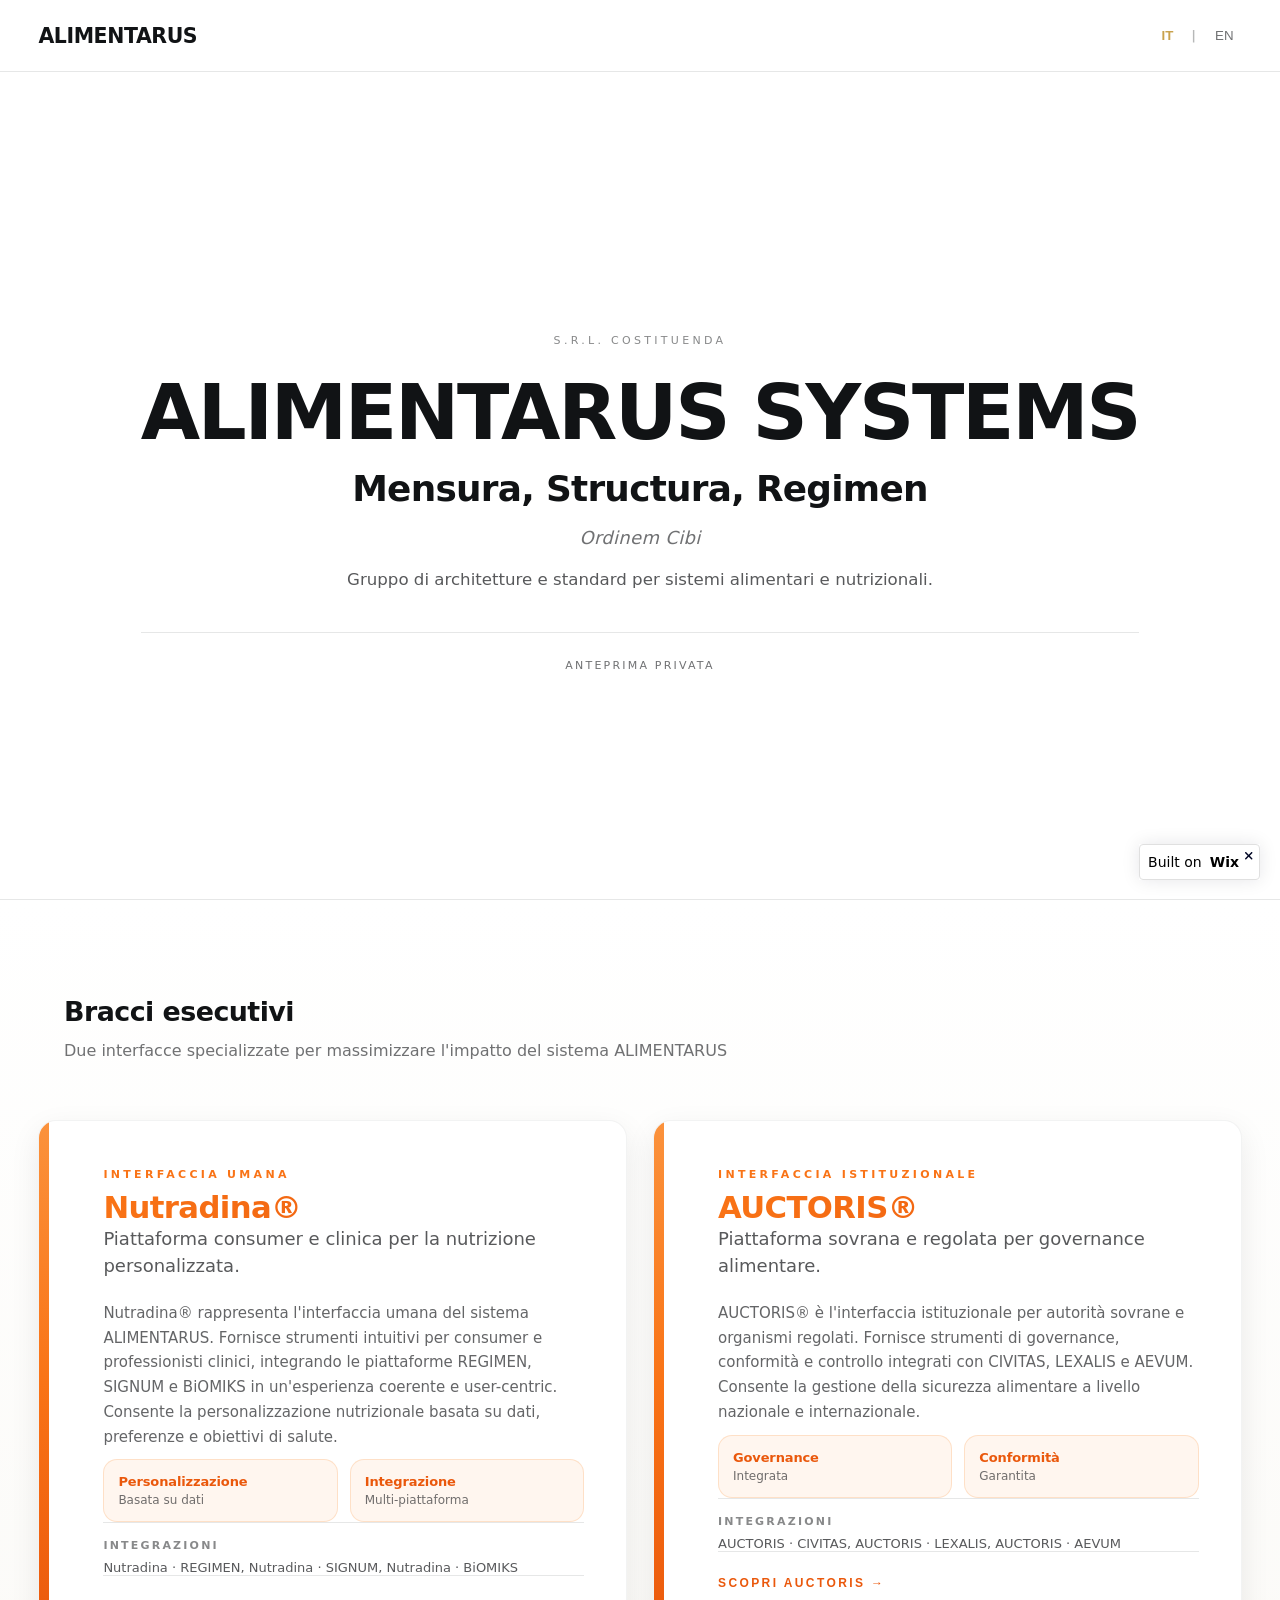
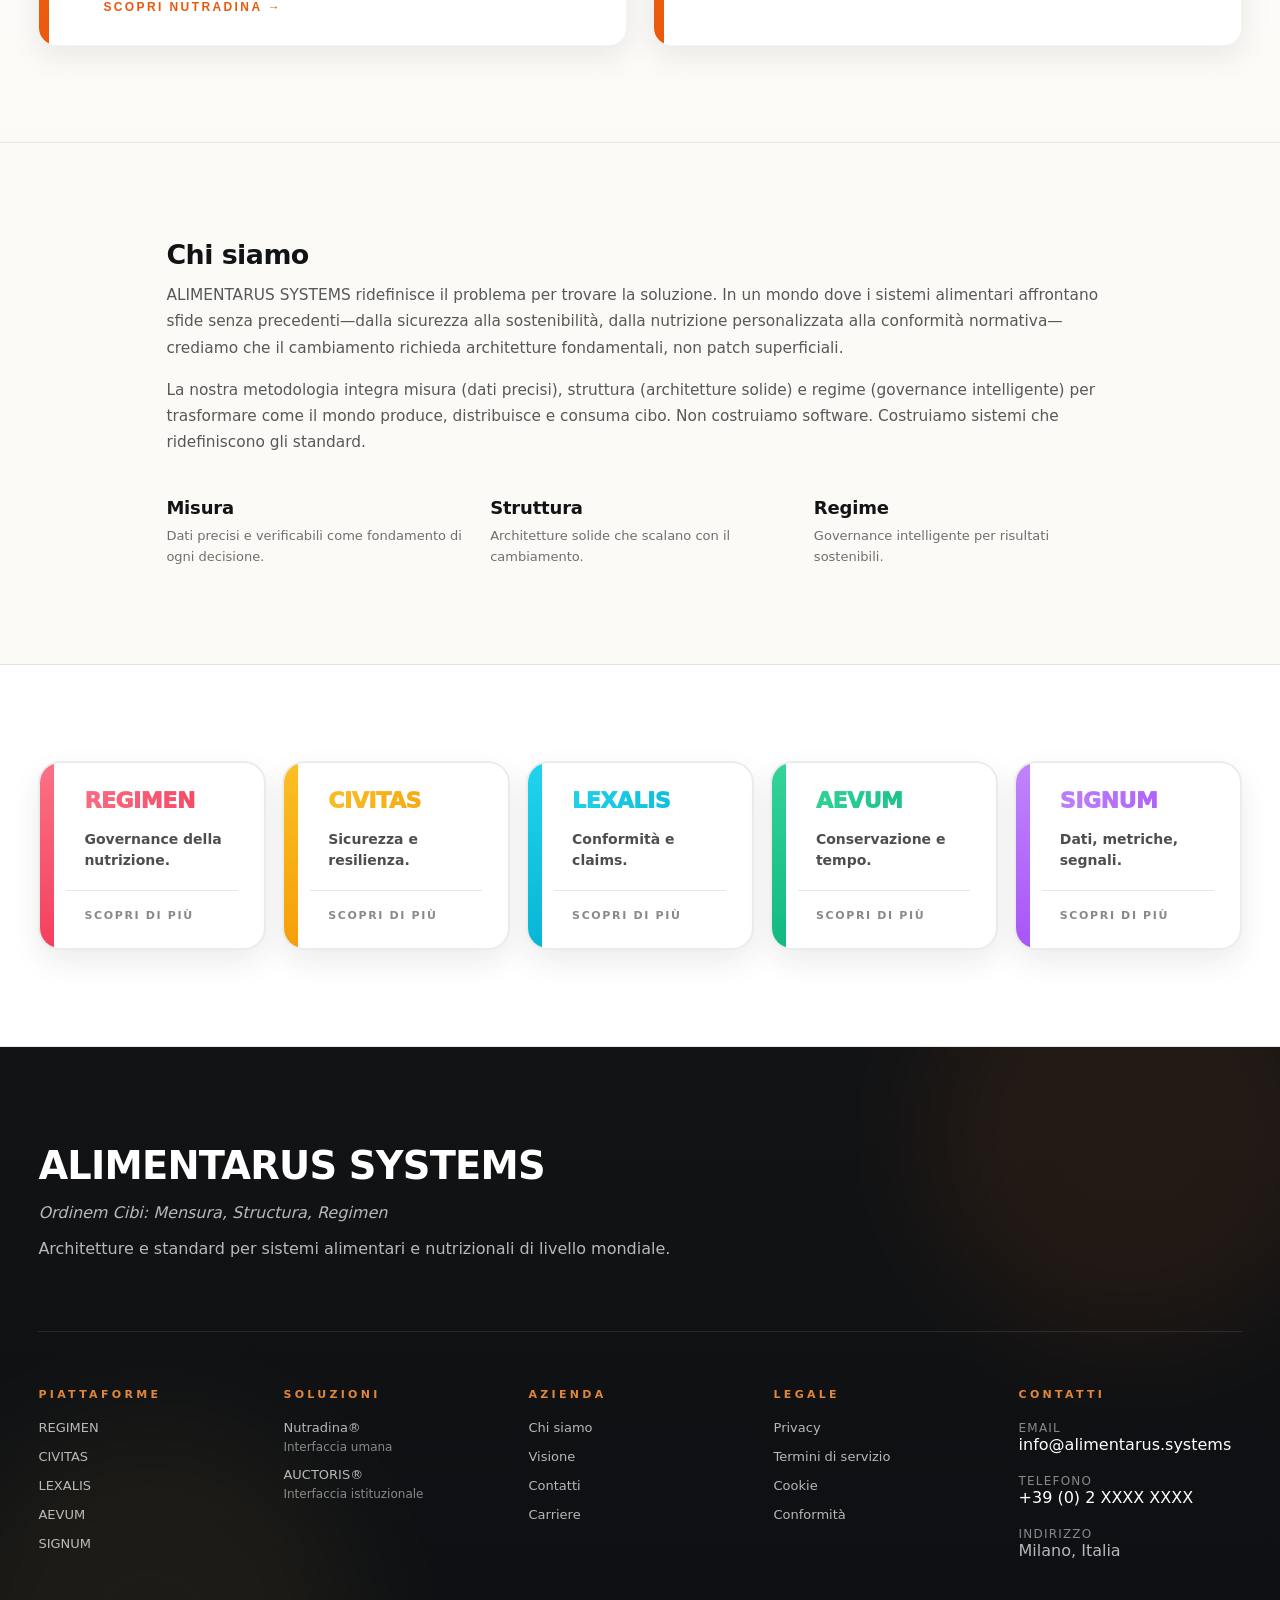
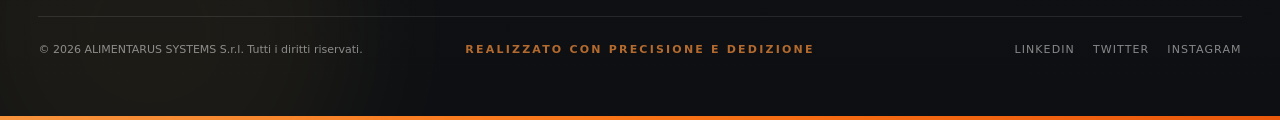
<file: index.html>
<!doctype html>
<html lang="it">
<head>
  <meta charset="utf-8" />
  <meta name="viewport" content="width=device-width,initial-scale=1" />
  <title>Home | Alimentarus Systems</title>
  <meta name="description" content="ALIMENTARUS SYSTEMS — Mensura, Structura, Regimen. Architetture e standard per sistemi alimentari e nutrizionali di livello mondiale." />
  <link rel="canonical" href="https://my-site-xg0ywz2o-kunter7.wix-vibe.com" />

  <meta property="og:title" content="Home | Alimentarus Systems" />
  <meta property="og:url" content="https://my-site-xg0ywz2o-kunter7.wix-vibe.com" />
  <meta property="og:site_name" content="Alimentarus Systems" />
  <meta property="og:type" content="website" />
  <meta name="twitter:card" content="summary_large_image" />
  <meta name="twitter:title" content="Home | Alimentarus Systems" />

  <!-- Single-file: no external CSS. System fonts only. -->
  <style>
    :root{
      --bg: #ffffff;
      --paper: #fbfaf7;          /* paper-white */
      --ink: #111315;            /* primary */
      --muted: rgba(17,19,21,.70);
      --hair: rgba(17,19,21,.10);
      --deep: #0d0f12;           /* deep-charcoal */
      --gold: #c9a24d;           /* accent-gold */
      --orange4: #fb923c;        /* orange-400 */
      --orange5: #f97316;        /* orange-500 */
      --orange6: #ea580c;        /* orange-600 */
      --shadow1: 0 10px 30px rgba(0, 0, 0, .08);
      --shadow2: 0 18px 50px rgba(0, 0, 0, .14);
      --r1: 14px;
      --r2: 18px;
      --max: 120rem;
      --px: clamp(18px, 3vw, 96px);
    }

    *{ box-sizing:border-box; }
    html, body{ height:100%; }
    body{
      margin:0;
      color: var(--ink);
      background: var(--bg);
      font-family: ui-sans-serif, system-ui, -apple-system, Segoe UI, Roboto, Helvetica, Arial, "Apple Color Emoji","Segoe UI Emoji";
      -webkit-font-smoothing: antialiased;
      -moz-osx-font-smoothing: grayscale;
      overflow-x:hidden;
    }
    a{ color: inherit; text-decoration:none; }
    a:hover{ text-decoration: underline; text-underline-offset: 3px; }

    .container{
      max-width: var(--max);
      margin: 0 auto;
      padding-left: var(--px);
      padding-right: var(--px);
    }

    /* Header */
    .header{
      position: fixed;
      top: 0; left: 0; right: 0;
      z-index: 50;
      background: rgba(255,255,255,.95);
      backdrop-filter: blur(10px);
      border-bottom: 1px solid var(--hair);
    }
    .header-inner{
      display:flex;
      align-items:center;
      justify-content:space-between;
      padding: 22px 0;
    }
    .brand{
      font-weight: 750;
      letter-spacing: -0.02em;
      font-size: clamp(18px, 1.6vw, 26px);
    }
    .lang{
      display:flex;
      align-items:center;
      gap: 10px;
      font-size: 13px;
      letter-spacing: .08em;
      text-transform: uppercase;
      font-weight: 600;
    }
    .lang button{
      border: 0;
      background: transparent;
      cursor:pointer;
      padding: 6px 8px;
      border-radius: 10px;
      transition: color .18s ease, background .18s ease;
    }
    .lang .active{
      color: var(--gold);
      font-weight: 700;
    }
    .lang .idle{
      color: rgba(17,19,21,.60);
    }
    .lang .idle:hover{
      color: rgba(17,19,21,.90);
      background: rgba(17,19,21,.04);
    }
    .sep{ color: rgba(17,19,21,.30); }

    /* Sections */
    main{ padding-top: 96px; }
    section{
      border-bottom: 1px solid var(--hair);
    }

    /* Hero */
    .hero{
      min-height: calc(100vh - 96px);
      display:flex;
      align-items:center;
      justify-content:center;
      padding: 96px 0;
    }
    .hero-inner{
      max-width: 64rem;
      width: 100%;
      text-align:center;
      display:flex;
      flex-direction: column;
      gap: 18px;
    }
    .hero-kicker{
      font-size: 11px;
      letter-spacing: .30em;
      text-transform: uppercase;
      color: rgba(17,19,21,.50);
    }
    .hero-title{
      margin: 0;
      font-weight: 850;
      letter-spacing: -0.03em;
      line-height: .96;
      font-size: clamp(44px, 6vw, 92px);
    }
    .hero-subtitle{
      margin: 0;
      font-weight: 900;
      letter-spacing: -0.02em;
      font-size: clamp(22px, 2.8vw, 44px);
    }
    .hero-italic{
      margin: 0;
      font-style: italic;
      color: rgba(17,19,21,.60);
      letter-spacing: .02em;
      font-size: clamp(15px, 1.4vw, 20px);
    }
    .hero-lead{
      margin: 0 auto;
      max-width: 42rem;
      color: rgba(17,19,21,.70);
      font-size: clamp(14px, 1.3vw, 18px);
      line-height: 1.65;
    }
    .hero-private{
      margin-top: 20px;
      padding-top: 26px;
      border-top: 1px solid var(--hair);
      display:flex;
      justify-content:center;
    }
    .hero-private span{
      display:inline-block;
      font-size: 11px;
      letter-spacing: .20em;
      text-transform: uppercase;
      color: rgba(17,19,21,.60);
    }

    /* Paper section */
    .paper{
      background: linear-gradient(180deg, #fff, var(--paper));
      padding: 96px 0;
    }
    .section-head{
      max-width: 72rem;
      margin: 0 auto 56px;
    }
    .h2{
      margin:0 0 12px;
      font-weight: 800;
      letter-spacing: -0.02em;
      font-size: clamp(22px, 2.1vw, 40px);
    }
    .p-muted{
      margin:0;
      color: rgba(17,19,21,.60);
      font-size: 16px;
      line-height: 1.55;
      max-width: 42rem;
    }

    /* Executive arms cards */
    .grid-2{
      display:grid;
      grid-template-columns: 1fr;
      gap: 18px;
      max-width: 90rem;
      margin: 0 auto;
    }
    @media (min-width: 1024px){
      .grid-2{ grid-template-columns: 1fr 1fr; gap: 26px; }
    }

    .card{
      position: relative;
      background: #fff;
      border-radius: 18px;
      border: 1px solid rgba(17,19,21,.05);
      box-shadow: var(--shadow1);
      overflow:hidden;
      transition: transform .22s ease, box-shadow .22s ease;
    }
    .card:hover{
      transform: translateY(-2px);
      box-shadow: var(--shadow2);
    }
    .bar{
      position:absolute;
      top:0; bottom:0; left:0;
      width: 10px;
      background: linear-gradient(180deg, var(--orange4), var(--orange5), var(--orange6));
      transition: width .22s ease;
    }
    .card:hover .bar{ width: 14px; }
    .card-inner{
      padding: 42px 42px 30px 42px;
      display:flex;
      flex-direction: column;
      gap: 22px;
    }
    .pl{ padding-left: 22px; }

    .tag{
      display:inline-block;
      font-size: 11px;
      letter-spacing: .30em;
      text-transform: uppercase;
      color: var(--orange5);
      font-weight: 700;
      margin-bottom: 8px;
    }
    .grad-title{
      margin:0;
      font-weight: 900;
      letter-spacing: -0.02em;
      font-size: clamp(26px, 2.4vw, 46px);
      background: linear-gradient(90deg, var(--orange5), var(--orange6));
      -webkit-background-clip: text;
      background-clip: text;
      color: transparent;
    }
    .card-lead{
      margin:0;
      color: rgba(17,19,21,.70);
      font-size: 18px;
      line-height: 1.5;
    }
    .card-body{
      margin:0;
      color: rgba(17,19,21,.65);
      font-size: 15px;
      line-height: 1.65;
    }
    .mini-grid{
      display:grid;
      grid-template-columns: 1fr 1fr;
      gap: 12px;
      padding-top: 10px;
    }
    .pill{
      border-radius: 14px;
      padding: 14px;
      border: 1px solid rgba(251,146,60,.22);
      background: rgba(251,146,60,.08);
    }
    .pill b{
      display:block;
      font-size: 13px;
      color: var(--orange6);
      margin-bottom: 4px;
      letter-spacing: -0.01em;
    }
    .pill span{
      display:block;
      font-size: 12px;
      color: rgba(17,19,21,.60);
    }
    .integrations{
      padding-top: 16px;
      border-top: 1px solid var(--hair);
    }
    .integrations .label{
      font-size: 11px;
      letter-spacing: .20em;
      text-transform: uppercase;
      color: rgba(17,19,21,.50);
      margin-bottom: 8px;
      font-weight: 650;
    }
    .integrations .value{
      font-size: 13px;
      color: rgba(17,19,21,.70);
    }
    .discover{
      padding-top: 14px;
      border-top: 1px solid var(--hair);
    }
    .discover button{
      border:0;
      background: transparent;
      cursor:pointer;
      font-size: 12px;
      letter-spacing: .20em;
      text-transform: uppercase;
      color: var(--orange6);
      font-weight: 750;
      padding: 10px 0 0;
    }
    .discover button:hover{ color: #c2410c; }

    /* Who we are */
    .who{
      background: var(--paper);
      padding: 96px 0;
    }
    .who p{
      margin:0 0 16px;
      color: rgba(17,19,21,.70);
      font-size: clamp(14px, 1.2vw, 18px);
      line-height: 1.7;
    }
    .tri{
      display:grid;
      grid-template-columns: 1fr;
      gap: 24px;
      padding-top: 26px;
    }
    @media (min-width: 768px){
      .tri{ grid-template-columns: 1fr 1fr 1fr; }
    }
    .tri h3{
      margin:0 0 8px;
      font-weight: 800;
      letter-spacing:-0.01em;
      font-size: 18px;
    }
    .tri p{
      margin:0;
      color: rgba(17,19,21,.60);
      font-size: 13px;
      line-height: 1.6;
    }

    /* Platforms row */
    .platforms{
      background: #fff;
      padding: 96px 0;
    }
    .platform-grid{
      display:grid;
      grid-template-columns: 1fr;
      gap: 16px;
    }
    @media (min-width: 768px){
      .platform-grid{ grid-template-columns: 1fr 1fr; }
    }
    @media (min-width: 1200px){
      .platform-grid{ grid-template-columns: repeat(5, 1fr); }
    }
    .tile{
      cursor:pointer;
      position: relative;
      background:#fff;
      border-radius: 22px;
      border: 2px solid rgba(17,19,21,.08);
      box-shadow: 0 12px 30px rgba(0,0,0,.08);
      padding: 26px;
      overflow:hidden;
      transition: transform .22s ease, box-shadow .22s ease;
      min-height: 170px;
    }
    .tile:hover{
      transform: translateY(-2px);
      box-shadow: 0 20px 55px rgba(0,0,0,.14);
    }
    .tile .bar2{
      position:absolute;
      top:0; bottom:0; left:0;
      width: 14px;
      transition: width .22s ease;
    }
    .tile:hover .bar2{ width: 18px; }
    .tile h3{
      margin:0;
      padding-left: 18px;
      font-weight: 950;
      letter-spacing: -0.02em;
      font-size: 22px;
      line-height: 1.1;
      background-clip: text;
      -webkit-background-clip: text;
      color: transparent;
    }
    .tile p{
      margin: 16px 0 0;
      padding-left: 18px;
      color: rgba(17,19,21,.75);
      font-size: 14px;
      line-height: 1.55;
      font-weight: 550;
    }
    .tile .more{
      padding-left: 18px;
      padding-top: 18px;
      margin-top: 18px;
      border-top: 1px solid var(--hair);
      font-size: 11px;
      letter-spacing: .15em;
      text-transform: uppercase;
      color: rgba(17,19,21,.50);
      font-weight: 750;
    }

    /* Footer */
    footer{
      position: relative;
      background: linear-gradient(180deg, #111315, var(--deep));
      color: #fff;
      overflow:hidden;
    }
    .glow{
      position:absolute; inset:0;
      opacity: .08;
      pointer-events:none;
    }
    .glow .g1, .glow .g2{
      position:absolute;
      width: 420px; height: 420px;
      border-radius: 999px;
      filter: blur(60px);
    }
    .glow .g1{ top:-120px; right:-60px; background: var(--orange5); }
    .glow .g2{ bottom:-120px; left:-60px; background: var(--gold); }
    .footer-inner{
      position: relative;
      z-index: 1;
      padding: 96px 0 60px;
    }
    .footer-top{
      padding-bottom: 70px;
      margin-bottom: 56px;
      border-bottom: 1px solid rgba(255,255,255,.10);
    }
    .footer-top h2{
      margin:0 0 12px;
      font-weight: 900;
      letter-spacing: -0.02em;
      font-size: clamp(30px, 3vw, 54px);
    }
    .footer-top p{
      margin:0;
      color: rgba(255,255,255,.70);
      line-height:1.6;
    }
    .footer-top .italic{
      font-style: italic;
      margin-bottom: 10px;
    }

    .footer-grid{
      display:grid;
      grid-template-columns: 1fr;
      gap: 26px;
      margin-bottom: 56px;
    }
    @media (min-width: 768px){
      .footer-grid{ grid-template-columns: 1fr 1fr; }
    }
    @media (min-width: 1200px){
      .footer-grid{ grid-template-columns: repeat(5, 1fr); gap: 22px; }
    }
    .f-title{
      font-size: 11px;
      letter-spacing: .30em;
      text-transform: uppercase;
      color: rgba(251,146,60,.90);
      font-weight: 800;
      margin: 0 0 16px;
    }
    .f-list{ list-style:none; padding:0; margin:0; display:flex; flex-direction:column; gap: 10px; }
    .f-list a{
      color: rgba(255,255,255,.70);
      font-size: 13px;
      transition: color .18s ease;
    }
    .f-list a:hover{ color: rgba(251,146,60,.95); text-decoration:none; }
    .f-sub{
      color: rgba(255,255,255,.50);
      font-size: 12px;
      margin-top: 4px;
    }

    .footer-bottom{
      border-top: 1px solid rgba(255,255,255,.10);
      padding-top: 26px;
      display:grid;
      grid-template-columns: 1fr;
      gap: 14px;
      align-items:center;
    }
    @media (min-width: 768px){
      .footer-bottom{ grid-template-columns: 1fr 1fr 1fr; }
      .footer-bottom .center{ text-align:center; }
      .footer-bottom .right{ justify-content:flex-end; }
    }
    .footer-bottom p{
      margin:0;
      color: rgba(255,255,255,.50);
      font-size: 11px;
    }
    .footer-bottom .stamp{
      color: rgba(251,146,60,.70);
      font-weight: 800;
      letter-spacing: .20em;
      text-transform: uppercase;
      font-size: 11px;
    }
    .social{
      display:flex;
      gap: 18px;
    }
    .social a{
      color: rgba(255,255,255,.50);
      font-size: 11px;
      letter-spacing: .10em;
      text-transform: uppercase;
      transition: color .18s ease;
    }
    .social a:hover{ color: rgba(251,146,60,.95); text-decoration:none; }

    .footer-bar{
      height: 4px;
      background: linear-gradient(90deg, var(--orange4), var(--orange5), var(--orange6));
    }

    /* Simple modal */
    .modal{
      position: fixed;
      inset: 0;
      background: rgba(0,0,0,.55);
      display:none;
      align-items:center;
      justify-content:center;
      z-index: 100;
      padding: 20px;
    }
    .modal[aria-hidden="false"]{ display:flex; }
    .modal-card{
      width: min(860px, 96vw);
      background: #fff;
      color: var(--ink);
      border-radius: 18px;
      border: 1px solid rgba(17,19,21,.10);
      box-shadow: 0 30px 80px rgba(0,0,0,.25);
      overflow:hidden;
    }
    .modal-head{
      display:flex;
      justify-content:space-between;
      align-items:center;
      padding: 16px 18px;
      border-bottom: 1px solid rgba(17,19,21,.08);
      background: linear-gradient(180deg, #fff, rgba(17,19,21,.02));
    }
    .modal-head b{
      letter-spacing: -0.01em;
    }
    .modal-close{
      border: 0;
      background: transparent;
      cursor:pointer;
      padding: 8px 10px;
      border-radius: 10px;
    }
    .modal-close:hover{ background: rgba(17,19,21,.05); }
    .modal-body{
      padding: 18px;
      color: rgba(17,19,21,.76);
      line-height: 1.7;
      font-size: 14px;
    }

    /* Wix Vibe banner (optional; kept, but you can delete this entire block safely) */
    #wixvibe-banner-container{
      position: fixed;
      direction: ltr;
      height: 36px;
      right: 20px;
      bottom: 20px;
      z-index: 9999;
      box-shadow: 0 0 18px rgba(0, 6, 36, 0.10), 0 6px 6px rgba(0, 6, 36, 0.00);
      border: 0;
      box-sizing: border-box;
    }
    #wixvibe-banner{
      display:flex;
      flex-direction: row;
      justify-content: center;
      align-items: center;
      gap: 4px;
      width: 100%;
      height: 100%;
      background: #fff;
      font-family: ui-sans-serif, system-ui, -apple-system, Segoe UI, Roboto, Helvetica, Arial;
      font-size: 14px;
      color: #000000;
      font-weight: 500;
      line-height: 20px;
      border-radius: 4px;
      border: 1px solid #E0E0E0;
      padding-left: 8px;
      cursor: pointer;
      text-decoration: none;
    }
    #wixvibe-banner-close{
      background:transparent;
      border:none;
      padding: 4px;
      margin: 0;
      cursor:pointer;
      margin-top: -14px;
      margin-right: 2px;
      padding-left: 2px;
    }
  </style>
</head>

<body>
  <header class="header">
    <div class="container">
      <div class="header-inner">
        <div class="brand">ALIMENTARUS</div>
        <div class="lang" aria-label="Language selector">
          <button id="btnIT" class="active" type="button">IT</button>
          <span class="sep">|</span>
          <button id="btnEN" class="idle" type="button">EN</button>
        </div>
      </div>
    </div>
  </header>

  <main>
    <!-- HERO -->
    <section class="hero" id="top">
      <div class="container">
        <div class="hero-inner">
          <p class="hero-kicker" data-i18n="hero.kicker">S.r.l. costituenda</p>
          <h1 class="hero-title" data-i18n="hero.title">ALIMENTARUS SYSTEMS</h1>
          <p class="hero-subtitle" data-i18n="hero.subtitle">Mensura, Structura, Regimen</p>
          <p class="hero-italic" data-i18n="hero.italic">Ordinem Cibi</p>
          <p class="hero-lead" data-i18n="hero.lead">Gruppo di architetture e standard per sistemi alimentari e nutrizionali.</p>
          <div class="hero-private">
            <span data-i18n="hero.private">Anteprima privata</span>
          </div>
        </div>
      </div>
    </section>

    <!-- BRACCI ESECUTIVI (cards) -->
    <section class="paper" id="bracci">
      <div class="container">
        <div class="section-head">
          <h2 class="h2" data-i18n="arms.h2">Bracci esecutivi</h2>
          <p class="p-muted" data-i18n="arms.p">Due interfacce specializzate per massimizzare l'impatto del sistema ALIMENTARUS</p>
        </div>

        <div class="grid-2">
          <!-- Nutradina -->
          <article class="card" role="button" tabindex="0" data-open="nutradina">
            <div class="bar"></div>
            <div class="card-inner">
              <div class="pl">
                <span class="tag" data-i18n="nutradina.tag">Interfaccia Umana</span>
                <h3 class="grad-title" data-i18n="nutradina.title">Nutradina®</h3>
                <p class="card-lead" data-i18n="nutradina.lead">Piattaforma consumer e clinica per la nutrizione personalizzata.</p>
              </div>

              <div class="pl">
                <p class="card-body" data-i18n="nutradina.body">
                  Nutradina® rappresenta l'interfaccia umana del sistema ALIMENTARUS. Fornisce strumenti intuitivi per consumer e professionisti clinici, integrando le piattaforme REGIMEN, SIGNUM e BiOMIKS in un'esperienza coerente e user-centric. Consente la personalizzazione nutrizionale basata su dati, preferenze e obiettivi di salute.
                </p>

                <div class="mini-grid">
                  <div class="pill">
                    <b data-i18n="nutradina.p1t">Personalizzazione</b>
                    <span data-i18n="nutradina.p1s">Basata su dati</span>
                  </div>
                  <div class="pill">
                    <b data-i18n="nutradina.p2t">Integrazione</b>
                    <span data-i18n="nutradina.p2s">Multi-piattaforma</span>
                  </div>
                </div>

                <div class="integrations">
                  <div class="label" data-i18n="nutradina.intLabel">Integrazioni</div>
                  <div class="value" data-i18n="nutradina.intValue">Nutradina · REGIMEN, Nutradina · SIGNUM, Nutradina · BiOMIKS</div>
                </div>

                <div class="discover">
                  <button type="button" data-open="nutradina" data-i18n="nutradina.discover">Scopri Nutradina →</button>
                </div>
              </div>
            </div>
          </article>

          <!-- AUCTORIS -->
          <article class="card" role="button" tabindex="0" data-open="auctoris">
            <div class="bar"></div>
            <div class="card-inner">
              <div class="pl">
                <span class="tag" data-i18n="auctoris.tag">Interfaccia Istituzionale</span>
                <h3 class="grad-title" data-i18n="auctoris.title">AUCTORIS®</h3>
                <p class="card-lead" data-i18n="auctoris.lead">Piattaforma sovrana e regolata per governance alimentare.</p>
              </div>

              <div class="pl">
                <p class="card-body" data-i18n="auctoris.body">
                  AUCTORIS® è l'interfaccia istituzionale per autorità sovrane e organismi regolati. Fornisce strumenti di governance, conformità e controllo integrati con CIVITAS, LEXALIS e AEVUM. Consente la gestione della sicurezza alimentare a livello nazionale e internazionale.
                </p>

                <div class="mini-grid">
                  <div class="pill">
                    <b data-i18n="auctoris.p1t">Governance</b>
                    <span data-i18n="auctoris.p1s">Integrata</span>
                  </div>
                  <div class="pill">
                    <b data-i18n="auctoris.p2t">Conformità</b>
                    <span data-i18n="auctoris.p2s">Garantita</span>
                  </div>
                </div>

                <div class="integrations">
                  <div class="label" data-i18n="auctoris.intLabel">Integrazioni</div>
                  <div class="value" data-i18n="auctoris.intValue">AUCTORIS · CIVITAS, AUCTORIS · LEXALIS, AUCTORIS · AEVUM</div>
                </div>

                <div class="discover">
                  <button type="button" data-open="auctoris" data-i18n="auctoris.discover">Scopri AUCTORIS →</button>
                </div>
              </div>
            </div>
          </article>
        </div>
      </div>
    </section>

    <!-- CHI SIAMO -->
    <section class="who" id="chi-siamo">
      <div class="container" style="max-width: 64rem;">
        <h2 class="h2" data-i18n="who.h2">Chi siamo</h2>

        <p data-i18n="who.p1">
          ALIMENTARUS SYSTEMS ridefinisce il problema per trovare la soluzione. In un mondo dove i sistemi alimentari affrontano sfide senza precedenti—dalla sicurezza alla sostenibilità, dalla nutrizione personalizzata alla conformità normativa—crediamo che il cambiamento richieda architetture fondamentali, non patch superficiali.
        </p>
        <p data-i18n="who.p2">
          La nostra metodologia integra misura (dati precisi), struttura (architetture solide) e regime (governance intelligente) per trasformare come il mondo produce, distribuisce e consuma cibo. Non costruiamo software. Costruiamo sistemi che ridefiniscono gli standard.
        </p>

        <div class="tri">
          <div>
            <h3 data-i18n="who.misuraT">Misura</h3>
            <p data-i18n="who.misuraP">Dati precisi e verificabili come fondamento di ogni decisione.</p>
          </div>
          <div>
            <h3 data-i18n="who.strutturaT">Struttura</h3>
            <p data-i18n="who.strutturaP">Architetture solide che scalano con il cambiamento.</p>
          </div>
          <div>
            <h3 data-i18n="who.regimeT">Regime</h3>
            <p data-i18n="who.regimeP">Governance intelligente per risultati sostenibili.</p>
          </div>
        </div>
      </div>
    </section>

    <!-- PLATFORMS TILES -->
    <section class="platforms" id="piattaforme">
      <div class="container">
        <div class="platform-grid">
          <article class="tile" role="button" tabindex="0" data-open="REGIMEN">
            <div class="bar2" style="background: linear-gradient(180deg, #fb7185, #f43f5e);"></div>
            <h3 style="background-image: linear-gradient(90deg, #fb7185, #f43f5e);" data-i18n="plat.regimenT">REGIMEN</h3>
            <p data-i18n="plat.regimenP">Governance della nutrizione.</p>
            <div class="more" data-i18n="plat.more">Scopri di più</div>
          </article>

          <article class="tile" role="button" tabindex="0" data-open="CIVITAS">
            <div class="bar2" style="background: linear-gradient(180deg, #fbbf24, #f59e0b);"></div>
            <h3 style="background-image: linear-gradient(90deg, #fbbf24, #f59e0b);" data-i18n="plat.civitasT">CIVITAS</h3>
            <p data-i18n="plat.civitasP">Sicurezza e resilienza.</p>
            <div class="more" data-i18n="plat.more">Scopri di più</div>
          </article>

          <article class="tile" role="button" tabindex="0" data-open="LEXALIS">
            <div class="bar2" style="background: linear-gradient(180deg, #22d3ee, #06b6d4);"></div>
            <h3 style="background-image: linear-gradient(90deg, #22d3ee, #06b6d4);" data-i18n="plat.lexalisT">LEXALIS</h3>
            <p data-i18n="plat.lexalisP">Conformità e claims.</p>
            <div class="more" data-i18n="plat.more">Scopri di più</div>
          </article>

          <article class="tile" role="button" tabindex="0" data-open="AEVUM">
            <div class="bar2" style="background: linear-gradient(180deg, #34d399, #10b981);"></div>
            <h3 style="background-image: linear-gradient(90deg, #34d399, #10b981);" data-i18n="plat.aevumT">AEVUM</h3>
            <p data-i18n="plat.aevumP">Conservazione e tempo.</p>
            <div class="more" data-i18n="plat.more">Scopri di più</div>
          </article>

          <article class="tile" role="button" tabindex="0" data-open="SIGNUM">
            <div class="bar2" style="background: linear-gradient(180deg, #c084fc, #a855f7);"></div>
            <h3 style="background-image: linear-gradient(90deg, #c084fc, #a855f7);" data-i18n="plat.signumT">SIGNUM</h3>
            <p data-i18n="plat.signumP">Dati, metriche, segnali.</p>
            <div class="more" data-i18n="plat.more">Scopri di più</div>
          </article>
        </div>
      </div>
    </section>
  </main>

  <!-- FOOTER -->
  <footer id="contatti">
    <div class="glow" aria-hidden="true">
      <div class="g1"></div>
      <div class="g2"></div>
    </div>

    <div class="footer-inner">
      <div class="container">
        <div class="footer-top">
          <h2>ALIMENTARUS SYSTEMS</h2>
          <p class="italic" data-i18n="foot.tagline">Ordinem Cibi: Mensura, Structura, Regimen</p>
          <p data-i18n="foot.desc">Architetture e standard per sistemi alimentari e nutrizionali di livello mondiale.</p>
        </div>

        <div class="footer-grid">
          <div>
            <p class="f-title" data-i18n="foot.platforms">Piattaforme</p>
            <ul class="f-list">
              <li><a href="#piattaforme" data-open="REGIMEN" data-i18n="foot.regimen">REGIMEN</a></li>
              <li><a href="#piattaforme" data-open="CIVITAS" data-i18n="foot.civitas">CIVITAS</a></li>
              <li><a href="#piattaforme" data-open="LEXALIS" data-i18n="foot.lexalis">LEXALIS</a></li>
              <li><a href="#piattaforme" data-open="AEVUM" data-i18n="foot.aevum">AEVUM</a></li>
              <li><a href="#piattaforme" data-open="SIGNUM" data-i18n="foot.signum">SIGNUM</a></li>
            </ul>
          </div>

          <div>
            <p class="f-title" data-i18n="foot.solutions">Soluzioni</p>
            <ul class="f-list">
              <li>
                <a href="#bracci" data-open="nutradina">
                  <span data-i18n="foot.nutradina">Nutradina®</span>
                  <div class="f-sub" data-i18n="foot.nutradinaSub">Interfaccia umana</div>
                </a>
              </li>
              <li>
                <a href="#bracci" data-open="auctoris">
                  <span data-i18n="foot.auctoris">AUCTORIS®</span>
                  <div class="f-sub" data-i18n="foot.auctorisSub">Interfaccia istituzionale</div>
                </a>
              </li>
            </ul>
          </div>

          <div>
            <p class="f-title" data-i18n="foot.company">Azienda</p>
            <ul class="f-list">
              <li><a href="#chi-siamo" data-i18n="foot.about">Chi siamo</a></li>
              <li><a href="#top" data-i18n="foot.vision">Visione</a></li>
              <li><a href="#contatti" data-i18n="foot.contacts">Contatti</a></li>
              <li><a href="#top" data-i18n="foot.careers">Carriere</a></li>
            </ul>
          </div>

          <div>
            <p class="f-title" data-i18n="foot.legal">Legale</p>
            <ul class="f-list">
              <li><a href="#top" data-i18n="foot.privacy">Privacy</a></li>
              <li><a href="#top" data-i18n="foot.terms">Termini di servizio</a></li>
              <li><a href="#top" data-i18n="foot.cookies">Cookie</a></li>
              <li><a href="#top" data-i18n="foot.compliance">Conformità</a></li>
            </ul>
          </div>

          <div>
            <p class="f-title" data-i18n="foot.contactsTitle">Contatti</p>
            <div style="display:flex; flex-direction:column; gap: 16px;">
              <div>
                <div class="f-sub" data-i18n="foot.emailLabel" style="letter-spacing:.10em; text-transform:uppercase;">Email</div>
                <a href="mailto:info@alimentarus.systems" data-i18n="foot.emailValue">info@alimentarus.systems</a>
              </div>
              <div>
                <div class="f-sub" data-i18n="foot.phoneLabel" style="letter-spacing:.10em; text-transform:uppercase;">Telefono</div>
                <a href="tel:+39(0)2XXXXXXXX" data-i18n="foot.phoneValue">+39 (0) 2 XXXX XXXX</a>
              </div>
              <div>
                <div class="f-sub" data-i18n="foot.addrLabel" style="letter-spacing:.10em; text-transform:uppercase;">Indirizzo</div>
                <div style="color: rgba(255,255,255,.70);" data-i18n="foot.addrValue">Milano, Italia</div>
              </div>
            </div>
          </div>
        </div>

        <div class="footer-bottom">
          <div><p data-i18n="foot.copyright">© 2026 ALIMENTARUS SYSTEMS S.r.l. Tutti i diritti riservati.</p></div>
          <div class="center"><p class="stamp" data-i18n="foot.stamp">Realizzato con precisione e dedizione</p></div>
          <div class="right" style="display:flex;">
            <div class="social">
              <a href="#" data-i18n="foot.linkedin">LinkedIn</a>
              <a href="#" data-i18n="foot.twitter">Twitter</a>
              <a href="#" data-i18n="foot.instagram">Instagram</a>
            </div>
          </div>
        </div>
      </div>
    </div>

    <div class="footer-bar"></div>
  </footer>

  <!-- Optional "Built on Wix" banner (delete if you want) -->
  <div id="wixvibe-banner-container">
    <a id="wixvibe-banner" href="https://vibe.wix.com/?origin=site_banner" target="_blank" rel="noopener">
      <span>Built on</span>
      <span style="font-weight:700; margin-left:4px;">Wix</span>
      <button id="wixvibe-banner-close" aria-label="Close banner" title="Close" type="button">
        <svg xmlns="http://www.w3.org/2000/svg" width="8" height="8" viewBox="0 0 8 8" fill="none" aria-hidden="true">
          <path fill-rule="evenodd" clip-rule="evenodd" d="M2.65901 3.71967L0.21967 1.28033C-0.0732233 0.987437 -0.0732233 0.512563 0.21967 0.21967C0.512563 -0.0732233 0.987437 -0.0732233 1.28033 0.21967L3.71967 2.65901L6.15901 0.21967C6.4519 -0.0732233 6.92678 -0.0732233 7.21967 0.21967C7.51256 0.512563 7.51256 0.987437 7.21967 1.28033L4.78033 3.71967L7.21967 6.15901C7.51256 6.4519 7.51256 6.92678 7.21967 7.21967C6.92678 7.51256 6.4519 7.51256 6.15901 7.21967L3.71967 4.78033L1.28033 7.21967C0.987437 7.51256 0.512563 7.51256 0.21967 7.21967C-0.0732233 6.92678 -0.0732233 6.4519 0.21967 6.15901L2.65901 3.71967Z" fill="#000624"></path>
        </svg>
      </button>
    </a>
  </div>

  <!-- Modal -->
  <div class="modal" id="modal" aria-hidden="true" role="dialog" aria-modal="true" aria-label="Details">
    <div class="modal-card">
      <div class="modal-head">
        <b id="modalTitle">Dettagli</b>
        <button class="modal-close" id="modalClose" type="button" aria-label="Close">
          ✕
        </button>
      </div>
      <div class="modal-body" id="modalBody"></div>
    </div>
  </div>

  <script>
    // --------- Wix banner close ----------
    (function(){
      const closeBtn = document.getElementById('wixvibe-banner-close');
      if (!closeBtn) return;
      closeBtn.addEventListener('click', function(ev){
        ev.stopPropagation();
        ev.preventDefault();
        const c = document.getElementById('wixvibe-banner-container');
        if (c) c.style.display = 'none';
      });
    })();

    // --------- IT / EN toggle (static i18n map) ----------
    const DICT = {
      it: {
        "hero.kicker": "S.r.l. costituenda",
        "hero.title": "ALIMENTARUS SYSTEMS",
        "hero.subtitle": "Mensura, Structura, Regimen",
        "hero.italic": "Ordinem Cibi",
        "hero.lead": "Gruppo di architetture e standard per sistemi alimentari e nutrizionali.",
        "hero.private": "Anteprima privata",

        "arms.h2": "Bracci esecutivi",
        "arms.p": "Due interfacce specializzate per massimizzare l'impatto del sistema ALIMENTARUS",

        "nutradina.tag": "Interfaccia Umana",
        "nutradina.title": "Nutradina®",
        "nutradina.lead": "Piattaforma consumer e clinica per la nutrizione personalizzata.",
        "nutradina.body": "Nutradina® rappresenta l'interfaccia umana del sistema ALIMENTARUS. Fornisce strumenti intuitivi per consumer e professionisti clinici, integrando le piattaforme REGIMEN, SIGNUM e BiOMIKS in un'esperienza coerente e user-centric. Consente la personalizzazione nutrizionale basata su dati, preferenze e obiettivi di salute.",
        "nutradina.p1t": "Personalizzazione",
        "nutradina.p1s": "Basata su dati",
        "nutradina.p2t": "Integrazione",
        "nutradina.p2s": "Multi-piattaforma",
        "nutradina.intLabel": "Integrazioni",
        "nutradina.intValue": "Nutradina · REGIMEN, Nutradina · SIGNUM, Nutradina · BiOMIKS",
        "nutradina.discover": "Scopri Nutradina →",

        "auctoris.tag": "Interfaccia Istituzionale",
        "auctoris.title": "AUCTORIS®",
        "auctoris.lead": "Piattaforma sovrana e regolata per governance alimentare.",
        "auctoris.body": "AUCTORIS® è l'interfaccia istituzionale per autorità sovrane e organismi regolati. Fornisce strumenti di governance, conformità e controllo integrati con CIVITAS, LEXALIS e AEVUM. Consente la gestione della sicurezza alimentare a livello nazionale e internazionale.",
        "auctoris.p1t": "Governance",
        "auctoris.p1s": "Integrata",
        "auctoris.p2t": "Conformità",
        "auctoris.p2s": "Garantita",
        "auctoris.intLabel": "Integrazioni",
        "auctoris.intValue": "AUCTORIS · CIVITAS, AUCTORIS · LEXALIS, AUCTORIS · AEVUM",
        "auctoris.discover": "Scopri AUCTORIS →",

        "who.h2": "Chi siamo",
        "who.p1": "ALIMENTARUS SYSTEMS ridefinisce il problema per trovare la soluzione. In un mondo dove i sistemi alimentari affrontano sfide senza precedenti—dalla sicurezza alla sostenibilità, dalla nutrizione personalizzata alla conformità normativa—crediamo che il cambiamento richieda architetture fondamentali, non patch superficiali.",
        "who.p2": "La nostra metodologia integra misura (dati precisi), struttura (architetture solide) e regime (governance intelligente) per trasformare come il mondo produce, distribuisce e consuma cibo. Non costruiamo software. Costruiamo sistemi che ridefiniscono gli standard.",
        "who.misuraT": "Misura",
        "who.misuraP": "Dati precisi e verificabili come fondamento di ogni decisione.",
        "who.strutturaT": "Struttura",
        "who.strutturaP": "Architetture solide che scalano con il cambiamento.",
        "who.regimeT": "Regime",
        "who.regimeP": "Governance intelligente per risultati sostenibili.",

        "plat.regimenT": "REGIMEN",
        "plat.regimenP": "Governance della nutrizione.",
        "plat.civitasT": "CIVITAS",
        "plat.civitasP": "Sicurezza e resilienza.",
        "plat.lexalisT": "LEXALIS",
        "plat.lexalisP": "Conformità e claims.",
        "plat.aevumT": "AEVUM",
        "plat.aevumP": "Conservazione e tempo.",
        "plat.signumT": "SIGNUM",
        "plat.signumP": "Dati, metriche, segnali.",
        "plat.more": "Scopri di più",

        "foot.tagline": "Ordinem Cibi: Mensura, Structura, Regimen",
        "foot.desc": "Architetture e standard per sistemi alimentari e nutrizionali di livello mondiale.",
        "foot.platforms": "Piattaforme",
        "foot.regimen": "REGIMEN",
        "foot.civitas": "CIVITAS",
        "foot.lexalis": "LEXALIS",
        "foot.aevum": "AEVUM",
        "foot.signum": "SIGNUM",
        "foot.solutions": "Soluzioni",
        "foot.nutradina": "Nutradina®",
        "foot.nutradinaSub": "Interfaccia umana",
        "foot.auctoris": "AUCTORIS®",
        "foot.auctorisSub": "Interfaccia istituzionale",
        "foot.company": "Azienda",
        "foot.about": "Chi siamo",
        "foot.vision": "Visione",
        "foot.contacts": "Contatti",
        "foot.careers": "Carriere",
        "foot.legal": "Legale",
        "foot.privacy": "Privacy",
        "foot.terms": "Termini di servizio",
        "foot.cookies": "Cookie",
        "foot.compliance": "Conformità",
        "foot.contactsTitle": "Contatti",
        "foot.emailLabel": "Email",
        "foot.emailValue": "info@alimentarus.systems",
        "foot.phoneLabel": "Telefono",
        "foot.phoneValue": "+39 (0) 2 XXXX XXXX",
        "foot.addrLabel": "Indirizzo",
        "foot.addrValue": "Milano, Italia",
        "foot.copyright": "© 2026 ALIMENTARUS SYSTEMS S.r.l. Tutti i diritti riservati.",
        "foot.stamp": "Realizzato con precisione e dedizione",
        "foot.linkedin": "LinkedIn",
        "foot.twitter": "Twitter",
        "foot.instagram": "Instagram"
      },
      en: {
        "hero.kicker": "S.r.l. (to be incorporated)",
        "hero.title": "ALIMENTARUS SYSTEMS",
        "hero.subtitle": "Mensura, Structura, Regimen",
        "hero.italic": "Ordinem Cibi",
        "hero.lead": "A group of architectures and standards for food and nutrition systems.",
        "hero.private": "Private preview",

        "arms.h2": "Executive arms",
        "arms.p": "Two specialized interfaces designed to maximize the impact of the ALIMENTARUS system",

        "nutradina.tag": "Human Interface",
        "nutradina.title": "Nutradina®",
        "nutradina.lead": "Consumer & clinical platform for personalized nutrition.",
        "nutradina.body": "Nutradina® is the human interface of the ALIMENTARUS system. It provides intuitive tools for consumers and clinical professionals, integrating REGIMEN, SIGNUM, and BiOMIKS into a coherent, user-centric experience. It enables data-driven nutritional personalization based on preferences and health goals.",
        "nutradina.p1t": "Personalization",
        "nutradina.p1s": "Data-driven",
        "nutradina.p2t": "Integration",
        "nutradina.p2s": "Multi-platform",
        "nutradina.intLabel": "Integrations",
        "nutradina.intValue": "Nutradina · REGIMEN, Nutradina · SIGNUM, Nutradina · BiOMIKS",
        "nutradina.discover": "Explore Nutradina →",

        "auctoris.tag": "Institutional Interface",
        "auctoris.title": "AUCTORIS®",
        "auctoris.lead": "Sovereign, regulated platform for food governance.",
        "auctoris.body": "AUCTORIS® is the institutional interface for sovereign authorities and regulated bodies. It provides governance, compliance, and control tools integrated with CIVITAS, LEXALIS, and AEVUM—enabling food security management at national and international level.",
        "auctoris.p1t": "Governance",
        "auctoris.p1s": "Integrated",
        "auctoris.p2t": "Compliance",
        "auctoris.p2s": "Assured",
        "auctoris.intLabel": "Integrations",
        "auctoris.intValue": "AUCTORIS · CIVITAS, AUCTORIS · LEXALIS, AUCTORIS · AEVUM",
        "auctoris.discover": "Explore AUCTORIS →",

        "who.h2": "Who we are",
        "who.p1": "ALIMENTARUS SYSTEMS reframes the problem to reach the solution. In a world where food systems face unprecedented pressures—from security to sustainability, from personalized nutrition to regulatory compliance—we believe change requires foundational architectures, not superficial patches.",
        "who.p2": "Our methodology integrates measurement (precise data), structure (robust architectures), and regimen (intelligent governance) to transform how the world produces, distributes, and consumes food. We do not build software. We build systems that redefine standards.",
        "who.misuraT": "Measurement",
        "who.misuraP": "Precise, verifiable data as the basis of every decision.",
        "who.strutturaT": "Structure",
        "who.strutturaP": "Robust architectures that scale with change.",
        "who.regimeT": "Regimen",
        "who.regimeP": "Intelligent governance for sustainable outcomes.",

        "plat.regimenT": "REGIMEN",
        "plat.regimenP": "Governance of nutrition.",
        "plat.civitasT": "CIVITAS",
        "plat.civitasP": "Security & resilience.",
        "plat.lexalisT": "LEXALIS",
        "plat.lexalisP": "Compliance & claims.",
        "plat.aevumT": "AEVUM",
        "plat.aevumP": "Preservation & time.",
        "plat.signumT": "SIGNUM",
        "plat.signumP": "Data, metrics, signals.",
        "plat.more": "Learn more",

        "foot.tagline": "Ordinem Cibi: Mensura, Structura, Regimen",
        "foot.desc": "World-class architectures and standards for food and nutrition systems.",
        "foot.platforms": "Platforms",
        "foot.regimen": "REGIMEN",
        "foot.civitas": "CIVITAS",
        "foot.lexalis": "LEXALIS",
        "foot.aevum": "AEVUM",
        "foot.signum": "SIGNUM",
        "foot.solutions": "Solutions",
        "foot.nutradina": "Nutradina®",
        "foot.nutradinaSub": "Human interface",
        "foot.auctoris": "AUCTORIS®",
        "foot.auctorisSub": "Institutional interface",
        "foot.company": "Company",
        "foot.about": "About",
        "foot.vision": "Vision",
        "foot.contacts": "Contact",
        "foot.careers": "Careers",
        "foot.legal": "Legal",
        "foot.privacy": "Privacy",
        "foot.terms": "Terms of service",
        "foot.cookies": "Cookies",
        "foot.compliance": "Compliance",
        "foot.contactsTitle": "Contact",
        "foot.emailLabel": "Email",
        "foot.emailValue": "info@alimentarus.systems",
        "foot.phoneLabel": "Phone",
        "foot.phoneValue": "+39 (0) 2 XXXX XXXX",
        "foot.addrLabel": "Address",
        "foot.addrValue": "Milan, Italy",
        "foot.copyright": "© 2026 ALIMENTARUS SYSTEMS S.r.l. All rights reserved.",
        "foot.stamp": "Built with precision and dedication",
        "foot.linkedin": "LinkedIn",
        "foot.twitter": "Twitter",
        "foot.instagram": "Instagram"
      }
    };

    function setLang(lang){
      document.documentElement.lang = (lang === "en") ? "en" : "it";
      document.querySelectorAll("[data-i18n]").forEach(el => {
        const k = el.getAttribute("data-i18n");
        const v = DICT[lang] && DICT[lang][k];
        if (typeof v === "string") el.textContent = v;
      });

      const it = document.getElementById("btnIT");
      const en = document.getElementById("btnEN");
      if (lang === "it"){
        it.className = "active"; en.className = "idle";
      } else {
        it.className = "idle"; en.className = "active";
      }
    }

    document.getElementById("btnIT").addEventListener("click", () => setLang("it"));
    document.getElementById("btnEN").addEventListener("click", () => setLang("en"));

    // --------- Modal details (functional placeholders) ----------
    const MODAL_CONTENT = {
      nutradina: {
        title: "Nutradina®",
        body: "Pagina in preparazione. Qui puoi inserire una descrizione estesa, link a documenti, o una pagina dedicata. Se vuoi, posso trasformare questo in una vera multi-pagina (nutradina.html / auctorix.html / regimen.html) mantenendo lo stesso stile."
      },
      auctorIS: null,
      auctorIs: null,
      auctorIsFix: null,
      auctorIs2: null,
      auctorIs3: null,
      auctorIs4: null,
      auctorIs5: null,
      auctorIs6: null,
      auctorIs7: null,
      auctorIs8: null,
      auctorIs9: null,
      auctorIs10: null,
      auctorIs11: null,
      auctorIs12: null,
      auctorIs13: null,
      auctorIs14: null,
      auctorIs15: null,
      auctorIs16: null,
      auctorIs17: null,
      auctorIs18: null,
      auctorIs19: null,
      auctorIs20: null,
      auctoris: {
        title: "AUCTORIS®",
        body: "Pagina in preparazione. Qui puoi inserire policy optics, governance scope, e moduli di compliance. Posso anche aggiungere un form contatti (senza backend: mailto, oppure con endpoint Formspree/Netlify)."
      },
      REGIMEN: {
        title: "REGIMEN",
        body: "Governance della nutrizione — contenuto esteso da inserire. (Placeholder funzionale.)"
      },
      CIVITAS: {
        title: "CIVITAS",
        body: "Sicurezza e resilienza — contenuto esteso da inserire. (Placeholder funzionale.)"
      },
      LEXALIS: {
        title: "LEXALIS",
        body: "Conformità e claims — contenuto esteso da inserire. (Placeholder funzionale.)"
      },
      AEVUM: {
        title: "AEVUM",
        body: "Conservazione e tempo — contenuto esteso da inserire. (Placeholder funzionale.)"
      },
      SIGNUM: {
        title: "SIGNUM",
        body: "Dati, metriche, segnali — contenuto esteso da inserire. (Placeholder funzionale.)"
      }
    };

    const modal = document.getElementById("modal");
    const modalTitle = document.getElementById("modalTitle");
    const modalBody = document.getElementById("modalBody");
    const modalClose = document.getElementById("modalClose");

    function openModal(key){
      const item = MODAL_CONTENT[key];
      if (!item) return;
      modalTitle.textContent = item.title;
      modalBody.textContent = item.body;
      modal.setAttribute("aria-hidden", "false");
      document.body.style.overflow = "hidden";
    }
    function closeModal(){
      modal.setAttribute("aria-hidden", "true");
      document.body.style.overflow = "";
    }

    modalClose.addEventListener("click", closeModal);
    modal.addEventListener("click", (e) => {
      if (e.target === modal) closeModal();
    });
    document.addEventListener("keydown", (e) => {
      if (e.key === "Escape") closeModal();
    });

    // click handlers on cards/tiles and footer links with data-open
    function wireOpeners(){
      document.querySelectorAll("[data-open]").forEach(el => {
        el.addEventListener("click", (e) => {
          const key = el.getAttribute("data-open");
          if (!key) return;
          // let normal anchor jump happen, but also open modal if content exists
          // prevent only when it's a button-like element
          if (el.tagName === "BUTTON" || el.getAttribute("role") === "button") e.preventDefault();
          openModal(key);
        });
        el.addEventListener("keydown", (e) => {
          if (e.key === "Enter" || e.key === " ") {
            const key = el.getAttribute("data-open");
            if (!key) return;
            e.preventDefault();
            openModal(key);
          }
        });
      });
    }
    wireOpeners();

    // default language = IT (matches your source)
    setLang("it");
  </script>
</body>
</html>
</file>
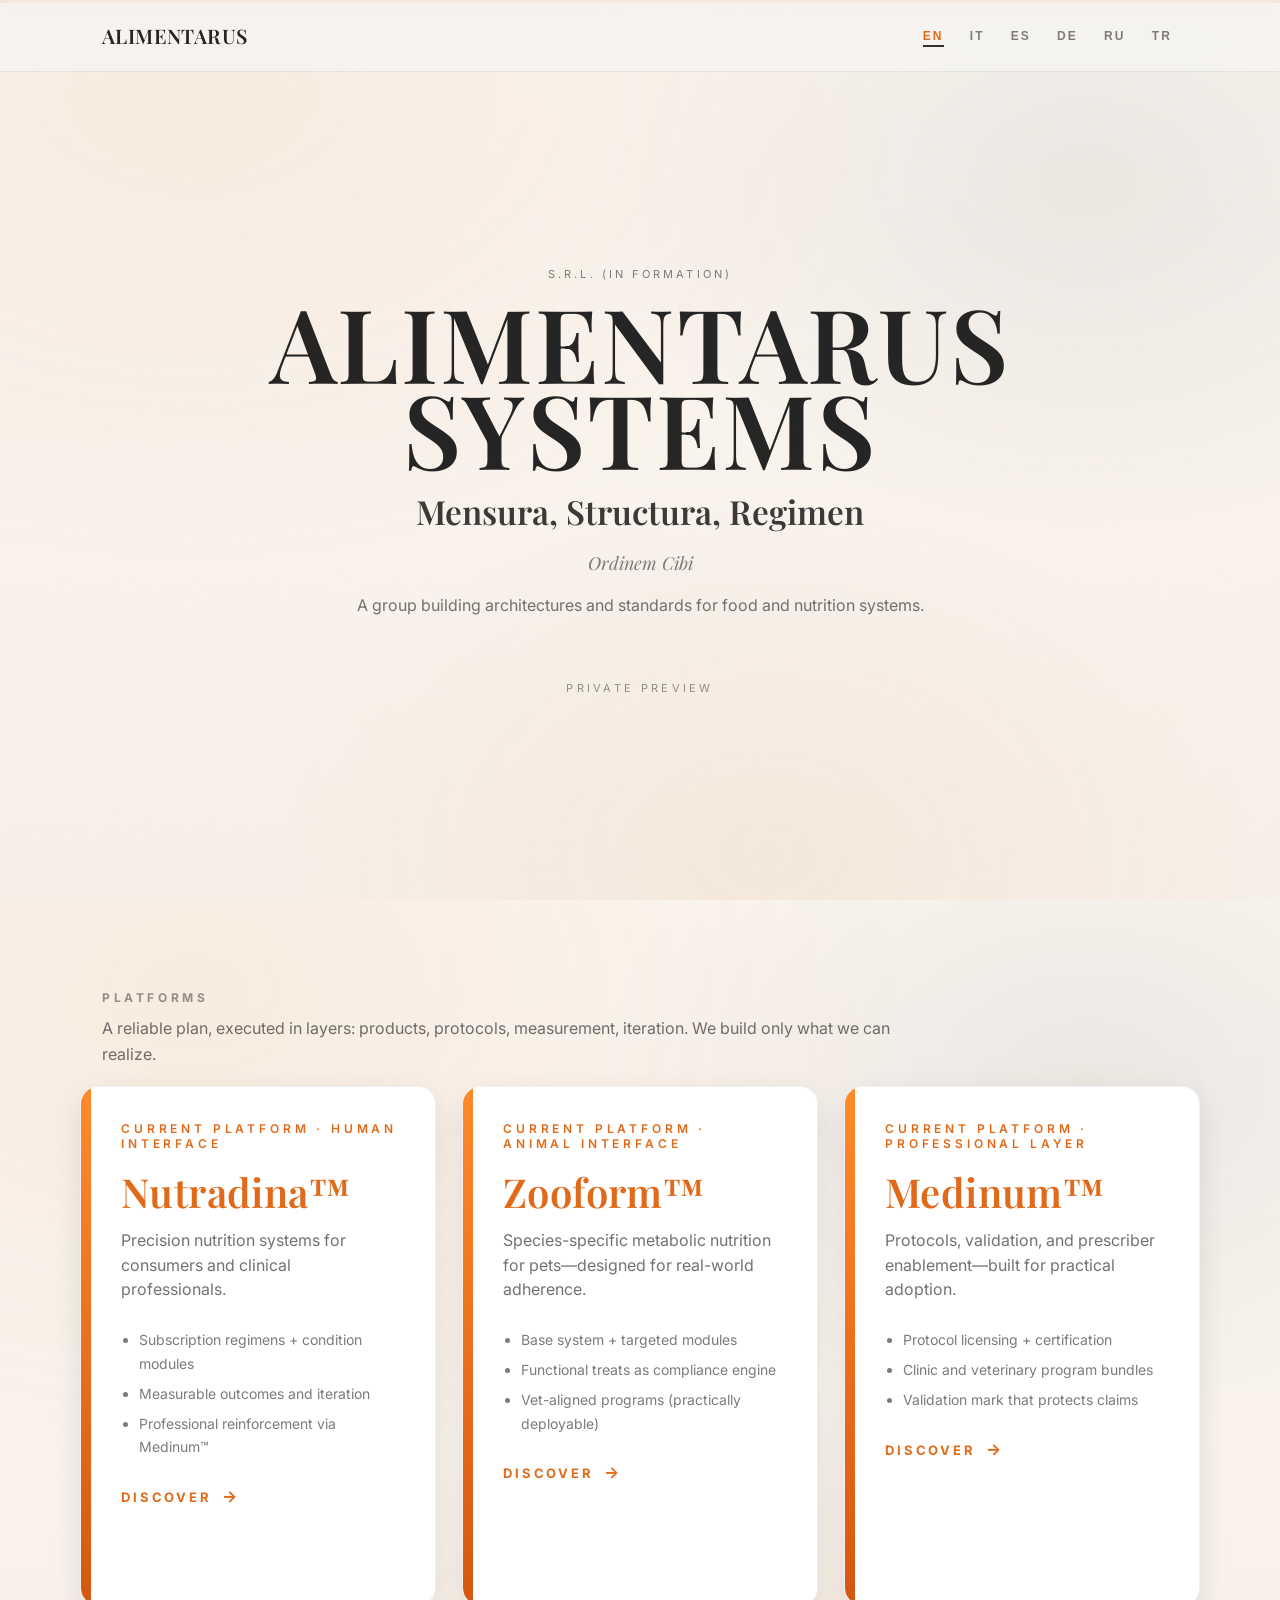
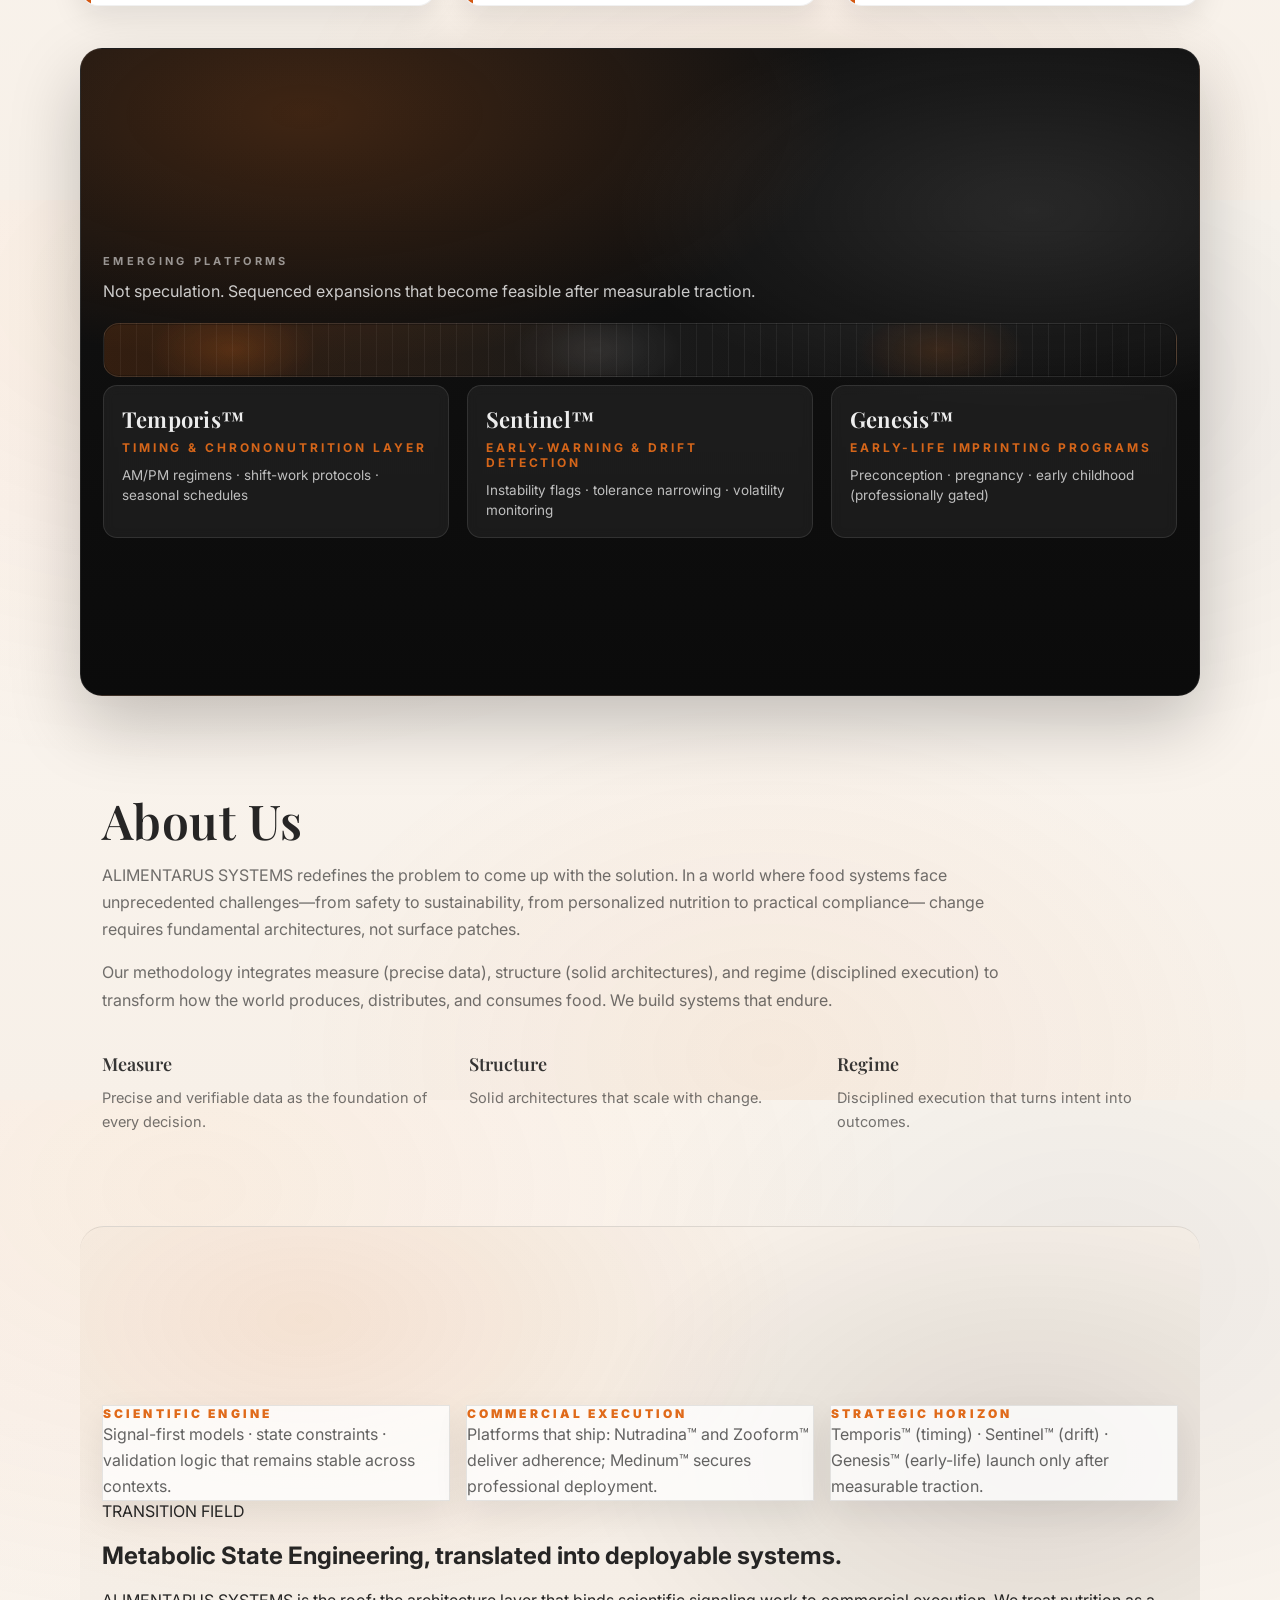
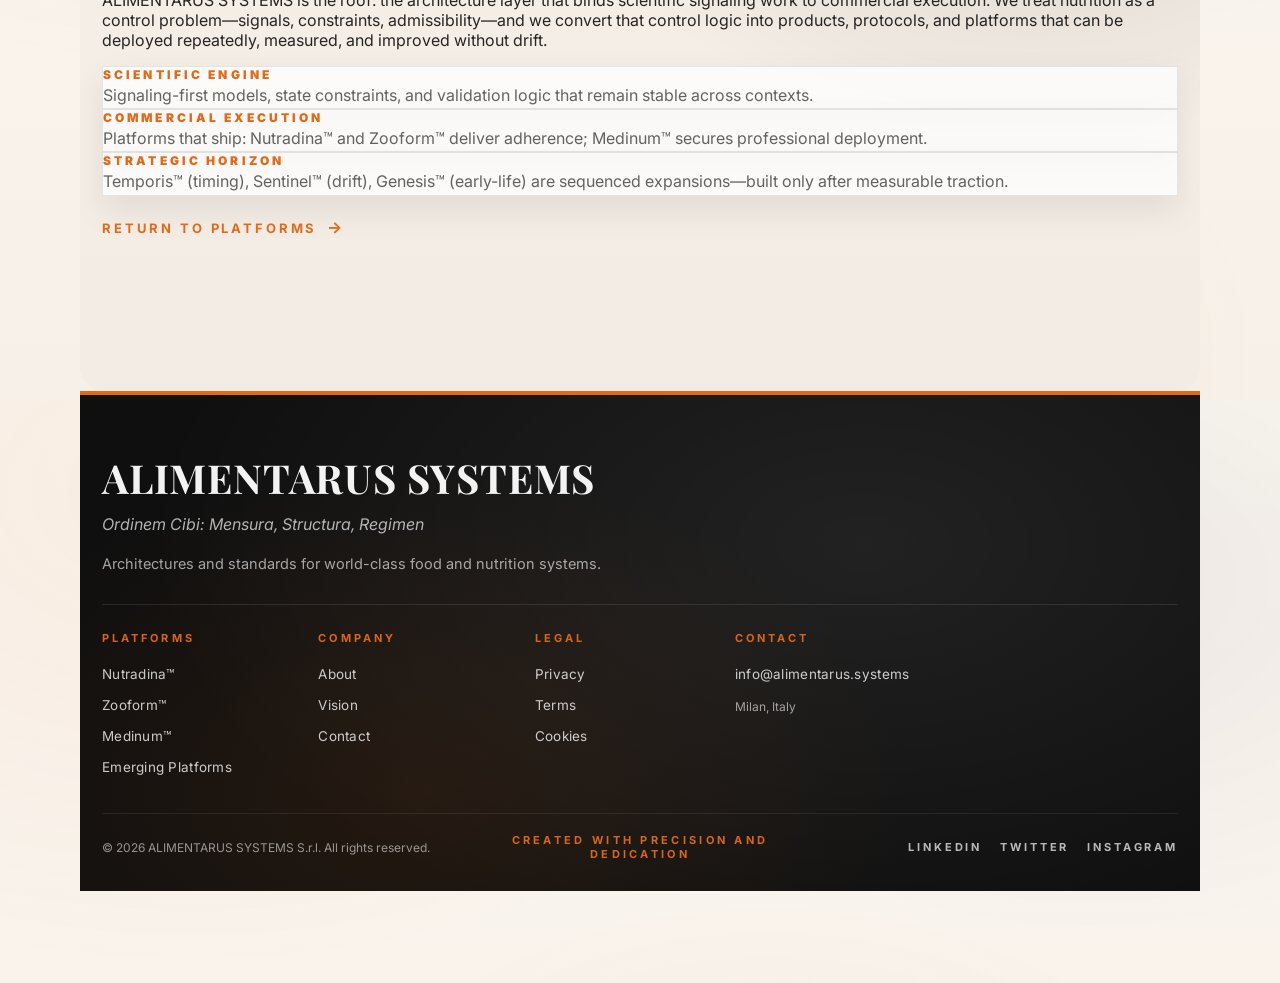
<file: new.html>
<!-- UPDATED index.html (EN / IT / ES / DE / RU / TR) -->
<!doctype html>
<html lang="en">
<head>
  <meta charset="utf-8" />
  <meta name="viewport" content="width=device-width, initial-scale=1" />
  <title>Alimentarus Systems</title>
  <meta name="description" content="Architectures and standards for world-class food and nutrition systems." />
  <meta http-equiv="Content-Language" content="en, it, es, de, ru, tr">

  <link rel="preconnect" href="https://fonts.googleapis.com">
  <link rel="preconnect" href="https://fonts.gstatic.com" crossorigin>
  <link href="https://fonts.googleapis.com/css2?family=Inter:wght@300;400;500;600&family=Playfair+Display:wght@500;600;700&display=swap" rel="stylesheet">

  <link rel="stylesheet" href="assets/style.css">
</head>

<body>
  <div class="topbar">
    <div class="topbar__inner">
      <div class="brand">ALIMENTARUS</div>

      <!-- UPDATED: 6-language switch -->
      <nav class="lang-switch" aria-label="Language">
        <button type="button" data-set-lang="en" class="active">EN</button>
        <button type="button" data-set-lang="it">IT</button>
        <button type="button" data-set-lang="es">ES</button>
        <button type="button" data-set-lang="de">DE</button>
        <button type="button" data-set-lang="ru">RU</button>
        <button type="button" data-set-lang="tr">TR</button>
      </nav>
    </div>
  </div>

  <!-- HERO -->
  <header class="hero" id="top">
    <div class="hero__preline">S.R.L. (IN FORMATION)</div>

    <h1 class="hero__title">
      ALIMENTARUS<br/>SYSTEMS
    </h1>

    <div class="hero__motto">Mensura, Structura, Regimen</div>
    <div class="hero__submotto">Ordinem Cibi</div>

    <p class="hero__desc langblock" data-lang="en">
      A group building architectures and standards for food and nutrition systems.
    </p>
    <p class="hero__desc langblock" data-lang="it" hidden>
      Un gruppo che costruisce architetture e standard per sistemi alimentari e nutrizionali.
    </p>
    <p class="hero__desc langblock" data-lang="es" hidden>
      Un grupo que construye arquitecturas y estándares para sistemas alimentarios y de nutrición.
    </p>
    <p class="hero__desc langblock" data-lang="de" hidden>
      Eine Gruppe, die Architekturen und Standards für Ernährungs- und Lebensmittelsysteme entwickelt.
    </p>
    <p class="hero__desc langblock" data-lang="ru" hidden>
      Группа, создающая архитектуры и стандарты для продовольственных и нутриционных систем.
    </p>
    <p class="hero__desc langblock" data-lang="tr" hidden>
      Gıda ve beslenme sistemleri için mimari yapı ve standartlar geliştiren bir grup.
    </p>

    <div class="hero__rule"></div>
    <div class="hero__meta">PRIVATE PREVIEW</div>
  </header>

  <!-- PLATFORMS -->
  <section class="section" id="platforms">
    <div class="section-head">
      <div class="section-kicker">PLATFORMS</div>

      <p class="section-lead langblock" data-lang="en">
        A reliable plan, executed in layers: products, protocols, measurement, iteration. We build only what we can realize.
      </p>
      <p class="section-lead langblock" data-lang="it" hidden>
        Un piano affidabile, realizzato per livelli: prodotti, protocolli, misurazione, iterazione. Costruiamo solo ciò che possiamo realizzare.
      </p>
      <p class="section-lead langblock" data-lang="es" hidden>
        Un plan fiable, ejecutado por capas: productos, protocolos, medición, iteración. Construimos solo lo que podemos materializar.
      </p>
      <p class="section-lead langblock" data-lang="de" hidden>
        Ein verlässlicher Plan in Schichten: Produkte, Protokolle, Messung, Iteration. Wir bauen nur, was wir umsetzen können.
      </p>
      <p class="section-lead langblock" data-lang="ru" hidden>
        Надёжный план, реализуемый слоями: продукты, протоколы, измерения, итерации. Мы строим только то, что можем воплотить.
      </p>
      <p class="section-lead langblock" data-lang="tr" hidden>
        Katmanlı, güvenilir bir plan: ürünler, protokoller, ölçüm, iterasyon. Yalnızca hayata geçirebileceğimiz şeyleri inşa ederiz.
      </p>
    </div>

    <!-- CURRENT: 3 across -->
    <div class="grid-3">
      <article class="card card--accent" id="nutradina">
        <div class="card__inner">
          <div class="card__kicker langblock" data-lang="en">Current platform · Human interface</div>
          <div class="card__kicker langblock" data-lang="it" hidden>Piattaforma attuale · Interfaccia umana</div>
          <div class="card__kicker langblock" data-lang="es" hidden>Plataforma actual · Interfaz humana</div>
          <div class="card__kicker langblock" data-lang="de" hidden>Aktuelle Plattform · Menschliche Schnittstelle</div>
          <div class="card__kicker langblock" data-lang="ru" hidden>Текущая платформа · Интерфейс человека</div>
          <div class="card__kicker langblock" data-lang="tr" hidden>Mevcut platform · İnsan arayüzü</div>

          <h2 class="card__title">Nutradina™</h2>

          <p class="card__lead langblock" data-lang="en">
            Precision nutrition systems for consumers and clinical professionals.
          </p>
          <p class="card__lead langblock" data-lang="it" hidden>
            Sistemi di nutrizione di precisione per consumatori e professionisti clinici.
          </p>
          <p class="card__lead langblock" data-lang="es" hidden>
            Sistemas de nutrición de precisión para consumidores y profesionales clínicos.
          </p>
          <p class="card__lead langblock" data-lang="de" hidden>
            Präzisionsernährungssysteme für Verbraucher und klinische Fachkräfte.
          </p>
          <p class="card__lead langblock" data-lang="ru" hidden>
            Системы точного питания для потребителей и клинических специалистов.
          </p>
          <p class="card__lead langblock" data-lang="tr" hidden>
            Tüketiciler ve klinik profesyoneller için hassas beslenme sistemleri.
          </p>

          <ul class="bizlist langblock" data-lang="en">
            <li>Subscription regimens + condition modules</li>
            <li>Measurable outcomes and iteration</li>
            <li>Professional reinforcement via Medinum™</li>
          </ul>
          <ul class="bizlist langblock" data-lang="it" hidden>
            <li>Regimi in abbonamento + moduli condizione</li>
            <li>Esiti misurabili e iterazione</li>
            <li>Supporto professionale tramite Medinum™</li>
          </ul>
          <ul class="bizlist langblock" data-lang="es" hidden>
            <li>Regímenes por suscripción + módulos por condición</li>
            <li>Resultados medibles e iteración</li>
            <li>Refuerzo profesional vía Medinum™</li>
          </ul>
          <ul class="bizlist langblock" data-lang="de" hidden>
            <li>Abo-Regime + Zustandsmodule</li>
            <li>Messbare Ergebnisse und Iteration</li>
            <li>Fachliche Absicherung über Medinum™</li>
          </ul>
          <ul class="bizlist langblock" data-lang="ru" hidden>
            <li>Подписные режимы + модульные решения по состояниям</li>
            <li>Измеримые результаты и итерации</li>
            <li>Профессиональная поддержка через Medinum™</li>
          </ul>
          <ul class="bizlist langblock" data-lang="tr" hidden>
            <li>Abonelik rejimleri + durum modülleri</li>
            <li>Ölçülebilir sonuçlar ve iterasyon</li>
            <li>Medinum™ ile profesyonel destek</li>
          </ul>

          <a class="cta" href="#about">
            <span class="langblock" data-lang="en">Discover</span>
            <span class="langblock" data-lang="it" hidden>Scopri</span>
            <span class="langblock" data-lang="es" hidden>Descubrir</span>
            <span class="langblock" data-lang="de" hidden>Entdecken</span>
            <span class="langblock" data-lang="ru" hidden>Открыть</span>
            <span class="langblock" data-lang="tr" hidden>Keşfet</span>
            <span class="arrow">→</span>
          </a>
        </div>
      </article>

      <article class="card card--accent" id="zooform">
        <div class="card__inner">
          <div class="card__kicker langblock" data-lang="en">Current platform · Animal interface</div>
          <div class="card__kicker langblock" data-lang="it" hidden>Piattaforma attuale · Interfaccia animale</div>
          <div class="card__kicker langblock" data-lang="es" hidden>Plataforma actual · Interfaz animal</div>
          <div class="card__kicker langblock" data-lang="de" hidden>Aktuelle Plattform · Tierische Schnittstelle</div>
          <div class="card__kicker langblock" data-lang="ru" hidden>Текущая платформа · Интерфейс животных</div>
          <div class="card__kicker langblock" data-lang="tr" hidden>Mevcut platform · Hayvan arayüzü</div>

          <h2 class="card__title">Zooform™</h2>

          <p class="card__lead langblock" data-lang="en">
            Species-specific metabolic nutrition for pets—designed for real-world adherence.
          </p>
          <p class="card__lead langblock" data-lang="it" hidden>
            Nutrizione metabolica specie-specifica per animali da compagnia—progettata per l’aderenza reale.
          </p>
          <p class="card__lead langblock" data-lang="es" hidden>
            Nutrición metabólica específica por especie para mascotas—diseñada para la adherencia real.
          </p>
          <p class="card__lead langblock" data-lang="de" hidden>
            Artspezifische metabolische Ernährung für Haustiere—für echte Alltags-Compliance entwickelt.
          </p>
          <p class="card__lead langblock" data-lang="ru" hidden>
            Видоспецифичное метаболическое питание для домашних животных—с расчётом на реальную приверженность.
          </p>
          <p class="card__lead langblock" data-lang="tr" hidden>
            Evcil hayvanlar için tür-özel metabolik beslenme—gerçek yaşam uyumu için tasarlandı.
          </p>

          <ul class="bizlist langblock" data-lang="en">
            <li>Base system + targeted modules</li>
            <li>Functional treats as compliance engine</li>
            <li>Vet-aligned programs (practically deployable)</li>
          </ul>
          <ul class="bizlist langblock" data-lang="it" hidden>
            <li>Sistema base + moduli mirati</li>
            <li>Snack funzionali come motore di aderenza</li>
            <li>Programmi allineati al veterinario (realizzabili)</li>
          </ul>
          <ul class="bizlist langblock" data-lang="es" hidden>
            <li>Sistema base + módulos específicos</li>
            <li>Premios funcionales como motor de adherencia</li>
            <li>Programas alineados con veterinarios (implementables)</li>
          </ul>
          <ul class="bizlist langblock" data-lang="de" hidden>
            <li>Basissystem + Zielmodule</li>
            <li>Funktionale Treats als Compliance-Motor</li>
            <li>Veterinär-nahe Programme (praktisch umsetzbar)</li>
          </ul>
          <ul class="bizlist langblock" data-lang="ru" hidden>
            <li>Базовая система + целевые модули</li>
            <li>Функциональные лакомства как двигатель приверженности</li>
            <li>Программы, согласованные с ветеринарной практикой</li>
          </ul>
          <ul class="bizlist langblock" data-lang="tr" hidden>
            <li>Temel sistem + hedef modüller</li>
            <li>Uyum motoru olarak fonksiyonel ödüller</li>
            <li>Veteriner uyumlu programlar (pratik uygulanabilir)</li>
          </ul>

          <a class="cta" href="#about">
            <span class="langblock" data-lang="en">Discover</span>
            <span class="langblock" data-lang="it" hidden>Scopri</span>
            <span class="langblock" data-lang="es" hidden>Descubrir</span>
            <span class="langblock" data-lang="de" hidden>Entdecken</span>
            <span class="langblock" data-lang="ru" hidden>Открыть</span>
            <span class="langblock" data-lang="tr" hidden>Keşfet</span>
            <span class="arrow">→</span>
          </a>
        </div>
      </article>

      <article class="card card--accent" id="medinum">
        <div class="card__inner">
          <div class="card__kicker langblock" data-lang="en">Current platform · Professional layer</div>
          <div class="card__kicker langblock" data-lang="it" hidden>Piattaforma attuale · Livello professionale</div>
          <div class="card__kicker langblock" data-lang="es" hidden>Plataforma actual · Capa profesional</div>
          <div class="card__kicker langblock" data-lang="de" hidden>Aktuelle Plattform · Professionelle Ebene</div>
          <div class="card__kicker langblock" data-lang="ru" hidden>Текущая платформа · Профессиональный слой</div>
          <div class="card__kicker langblock" data-lang="tr" hidden>Mevcut platform · Profesyonel katman</div>

          <h2 class="card__title">Medinum™</h2>

          <p class="card__lead langblock" data-lang="en">
            Protocols, validation, and prescriber enablement—built for practical adoption.
          </p>
          <p class="card__lead langblock" data-lang="it" hidden>
            Protocolli, validazione e abilitazione prescrittiva—pensati per un’adozione reale.
          </p>
          <p class="card__lead langblock" data-lang="es" hidden>
            Protocolos, validación y habilitación de prescripción—diseñados para adopción real.
          </p>
          <p class="card__lead langblock" data-lang="de" hidden>
            Protokolle, Validierung und Prescriber-Enablement—für reale Implementierung gebaut.
          </p>
          <p class="card__lead langblock" data-lang="ru" hidden>
            Протоколы, валидация и инструменты для назначений—для практического внедрения.
          </p>
          <p class="card__lead langblock" data-lang="tr" hidden>
            Protokoller, doğrulama ve reçeteleyici yetkilendirme—pratik benimseme için tasarlandı.
          </p>

          <ul class="bizlist langblock" data-lang="en">
            <li>Protocol licensing + certification</li>
            <li>Clinic and veterinary program bundles</li>
            <li>Validation mark that protects claims</li>
          </ul>
          <ul class="bizlist langblock" data-lang="it" hidden>
            <li>Licenza protocolli + certificazione</li>
            <li>Programmi clinici e veterinari</li>
            <li>Marchio di validazione per claim robusti</li>
          </ul>
          <ul class="bizlist langblock" data-lang="es" hidden>
            <li>Licenciamiento de protocolos + certificación</li>
            <li>Paquetes para clínicas y veterinarias</li>
            <li>Sello de validación que protege los claims</li>
          </ul>
          <ul class="bizlist langblock" data-lang="de" hidden>
            <li>Protokoll-Lizenzierung + Zertifizierung</li>
            <li>Programme für Kliniken und Veterinärpraxen</li>
            <li>Validierungszeichen zur Absicherung von Claims</li>
          </ul>
          <ul class="bizlist langblock" data-lang="ru" hidden>
            <li>Лицензирование протоколов + сертификация</li>
            <li>Пакеты для клиник и ветеринарных практик</li>
            <li>Знак валидации для защиты заявлений</li>
          </ul>
          <ul class="bizlist langblock" data-lang="tr" hidden>
            <li>Protokol lisansı + sertifikasyon</li>
            <li>Klinik ve veteriner program paketleri</li>
            <li>İddiaları koruyan doğrulama işareti</li>
          </ul>

          <a class="cta" href="#about">
            <span class="langblock" data-lang="en">Discover</span>
            <span class="langblock" data-lang="it" hidden>Scopri</span>
            <span class="langblock" data-lang="es" hidden>Descubrir</span>
            <span class="langblock" data-lang="de" hidden>Entdecken</span>
            <span class="langblock" data-lang="ru" hidden>Открыть</span>
            <span class="langblock" data-lang="tr" hidden>Keşfet</span>
            <span class="arrow">→</span>
          </a>
        </div>
      </article>
    </div>

    <!-- EMERGING (second-hero / focus band) -->
    <div class="focusband" id="emerging">
      <div class="focusband__inner">
        <div class="vision">
          <div class="vision__head">
            <div class="vision__kicker">EMERGING PLATFORMS</div>

            <p class="vision__lead langblock" data-lang="en">
              Not speculation. Sequenced expansions that become feasible after measurable traction.
            </p>
            <p class="vision__lead langblock" data-lang="it" hidden>
              Non è speculazione. Estensioni sequenziate, possibili dopo trazione misurabile.
            </p>
            <p class="vision__lead langblock" data-lang="es" hidden>
              No es especulación. Expansiones secuenciadas que se vuelven viables con tracción medible.
            </p>
            <p class="vision__lead langblock" data-lang="de" hidden>
              Keine Spekulation. Sequenzierte Erweiterungen, die nach messbarer Traktion realistisch werden.
            </p>
            <p class="vision__lead langblock" data-lang="ru" hidden>
              Это не спекуляция. Последовательные расширения, становящиеся реализуемыми после измеримой тракции.
            </p>
            <p class="vision__lead langblock" data-lang="tr" hidden>
              Bu bir spekülasyon değil. Ölçülebilir ivmeden sonra uygulanabilir hâle gelen, sıralı genişlemeler.
            </p>
          </div>

          <!-- -->
          <div class="signalstrip" aria-hidden="true"></div>
          <!-- -->

          <div class="mini-3">
            <article class="mini">
              <div class="mini__title">Temporis™</div>
              <div class="mini__sub langblock" data-lang="en">Timing & chrononutrition layer</div>
              <div class="mini__sub langblock" data-lang="it" hidden>Livello di timing e crononutrizione</div>
              <div class="mini__sub langblock" data-lang="es" hidden>Capa de timing y crononutrición</div>
              <div class="mini__sub langblock" data-lang="de" hidden>Timing- und Chrononutrition-Ebene</div>
              <div class="mini__sub langblock" data-lang="ru" hidden>Слой тайминга и хрононтриции</div>
              <div class="mini__sub langblock" data-lang="tr" hidden>Zamanlama ve kronobeslenme katmanı</div>

              <div class="mini__bullets langblock" data-lang="en">AM/PM regimens · shift-work protocols · seasonal schedules</div>
              <div class="mini__bullets langblock" data-lang="it" hidden>Regimi AM/PM · protocolli turnisti · schedulazione stagionale</div>
              <div class="mini__bullets langblock" data-lang="es" hidden>Regímenes AM/PM · protocolos para turnos · calendarios estacionales</div>
              <div class="mini__bullets langblock" data-lang="de" hidden>AM/PM-Regime · Schichtarbeit-Protokolle · saisonale Zeitpläne</div>
              <div class="mini__bullets langblock" data-lang="ru" hidden>AM/PM-режимы · протоколы для сменной работы · сезонные расписания</div>
              <div class="mini__bullets langblock" data-lang="tr" hidden>AM/PM rejimleri · vardiya protokolleri · mevsimsel takvimler</div>
            </article>

            <article class="mini">
              <div class="mini__title">Sentinel™</div>
              <div class="mini__sub langblock" data-lang="en">Early-warning & drift detection</div>
              <div class="mini__sub langblock" data-lang="it" hidden>Allerta precoce e deriva metabolica</div>
              <div class="mini__sub langblock" data-lang="es" hidden>Alerta temprana y detección de deriva</div>
              <div class="mini__sub langblock" data-lang="de" hidden>Frühwarnung & Drift-Erkennung</div>
              <div class="mini__sub langblock" data-lang="ru" hidden>Раннее предупреждение и выявление дрейфа</div>
              <div class="mini__sub langblock" data-lang="tr" hidden>Erken uyarı ve sapma tespiti</div>

              <div class="mini__bullets langblock" data-lang="en">Instability flags · tolerance narrowing · volatility monitoring</div>
              <div class="mini__bullets langblock" data-lang="it" hidden>Indicatori instabilità · tolleranza in calo · monitoraggio volatilità</div>
              <div class="mini__bullets langblock" data-lang="es" hidden>Señales de inestabilidad · tolerancia en estrechamiento · monitoreo de volatilidad</div>
              <div class="mini__bullets langblock" data-lang="de" hidden>Instabilitäts-Marker · Toleranzverengung · Volatilitäts-Monitoring</div>
              <div class="mini__bullets langblock" data-lang="ru" hidden>Флаги нестабильности · сужение переносимости · мониторинг волатильности</div>
              <div class="mini__bullets langblock" data-lang="tr" hidden>İstikrarsızlık işaretleri · tolerans daralması · volatilite izleme</div>
            </article>

            <article class="mini">
              <div class="mini__title">Genesis™</div>
              <div class="mini__sub langblock" data-lang="en">Early-life imprinting programs</div>
              <div class="mini__sub langblock" data-lang="it" hidden>Programmi di imprinting precoce</div>
              <div class="mini__sub langblock" data-lang="es" hidden>Programas de impronta temprana</div>
              <div class="mini__sub langblock" data-lang="de" hidden>Programme für frühe Prägung</div>
              <div class="mini__sub langblock" data-lang="ru" hidden>Программы раннего импринтинга</div>
              <div class="mini__sub langblock" data-lang="tr" hidden>Erken dönem iz programları</div>

              <div class="mini__bullets langblock" data-lang="en">Preconception · pregnancy · early childhood (professionally gated)</div>
              <div class="mini__bullets langblock" data-lang="it" hidden>Preconcepimento · gravidanza · prima infanzia (con supervisione)</div>
              <div class="mini__bullets langblock" data-lang="es" hidden>Preconcepción · embarazo · primera infancia (con supervisión profesional)</div>
              <div class="mini__bullets langblock" data-lang="de" hidden>Präkonzeption · Schwangerschaft · frühe Kindheit (professionell geführt)</div>
              <div class="mini__bullets langblock" data-lang="ru" hidden>Прегравидарный период · беременность · раннее детство (под профессиональным контролем)</div>
              <div class="mini__bullets langblock" data-lang="tr" hidden>Gebelik öncesi · gebelik · erken çocukluk (profesyonel kontrollü)</div>
            </article>
          </div>
        </div>
      </div>
    </div>


  <!-- ABOUT -->
  <section class="section about" id="about">
    <h2 class="about__title langblock" data-lang="en">About Us</h2>
    <h2 class="about__title langblock" data-lang="it" hidden>Chi siamo</h2>
    <h2 class="about__title langblock" data-lang="es" hidden>Quiénes somos</h2>
    <h2 class="about__title langblock" data-lang="de" hidden>Über uns</h2>
    <h2 class="about__title langblock" data-lang="ru" hidden>О нас</h2>
    <h2 class="about__title langblock" data-lang="tr" hidden>Hakkımızda</h2>

    <div class="about__copy langblock" data-lang="en">
      <p>
        ALIMENTARUS SYSTEMS redefines the problem to come up with the solution. In a world where food systems face
        unprecedented challenges—from safety to sustainability, from personalized nutrition to practical compliance—
        change requires fundamental architectures, not surface patches.
      </p>
      <p>
        Our methodology integrates measure (precise data), structure (solid architectures), and regime (disciplined
        execution) to transform how the world produces, distributes, and consumes food. We build systems that endure.
      </p>
    </div>

    <div class="about__copy langblock" data-lang="it" hidden>
      <p>
        ALIMENTARUS SYSTEMS ridefinisce il problema per arrivare alla soluzione. In un mondo in cui i sistemi alimentari
        affrontano sfide senza precedenti—dalla sicurezza alla sostenibilità, dalla nutrizione personalizzata alla compliance reale—
        il cambiamento richiede architetture fondamentali, non correzioni superficiali.
      </p>
      <p>
        La nostra metodologia integra misura (dati precisi), struttura (architetture solide) e regime (esecuzione disciplinata)
        per trasformare come il mondo produce, distribuisce e consuma cibo. Costruiamo sistemi che durano.
      </p>
    </div>

    <div class="about__copy langblock" data-lang="es" hidden>
      <p>
        ALIMENTARUS SYSTEMS redefine el problema para llegar a la solución. En un mundo donde los sistemas alimentarios
        afrontan desafíos sin precedentes—de la seguridad a la sostenibilidad, de la nutrición personalizada a la adherencia práctica—
        el cambio requiere arquitecturas fundamentales, no parches superficiales.
      </p>
      <p>
        Nuestra metodología integra medida (datos precisos), estructura (arquitecturas sólidas) y régimen (ejecución disciplinada)
        para transformar cómo el mundo produce, distribuye y consume alimentos. Construimos sistemas que perduran.
      </p>
    </div>

    <div class="about__copy langblock" data-lang="de" hidden>
      <p>
        ALIMENTARUS SYSTEMS definiert das Problem neu, um zur Lösung zu kommen. In einer Welt, in der Lebensmittelsysteme
        beispiellosen Herausforderungen begegnen—von Sicherheit bis Nachhaltigkeit, von personalisierter Ernährung bis praktischer Compliance—
        braucht Wandel grundlegende Architekturen, keine oberflächlichen Patches.
      </p>
      <p>
        Unsere Methodik verbindet Messung (präzise Daten), Struktur (solide Architekturen) und Regime (disziplinierte Umsetzung),
        um zu verändern, wie die Welt Lebensmittel produziert, verteilt und konsumiert. Wir bauen Systeme mit Bestand.
      </p>
    </div>

    <div class="about__copy langblock" data-lang="ru" hidden>
      <p>
        ALIMENTARUS SYSTEMS переопределяет постановку задачи, чтобы прийти к решению. В мире, где продовольственные системы
        сталкиваются с беспрецедентными вызовами—от безопасности до устойчивости, от персонализированного питания до практической приверженности—
        изменения требуют фундаментальных архитектур, а не поверхностных «заплаток».
      </p>
      <p>
        Наша методология объединяет меру (точные данные), структуру (надёжные архитектуры) и режим (дисциплинированное исполнение),
        чтобы изменить то, как мир производит, распределяет и потребляет пищу. Мы строим системы, которые выдерживают время.
      </p>
    </div>

    <div class="about__copy langblock" data-lang="tr" hidden>
      <p>
        ALIMENTARUS SYSTEMS, çözüme ulaşmak için problemi yeniden tanımlar. Gıda sistemleri; güvenlikten sürdürülebilirliğe,
        kişiselleştirilmiş beslenmeden pratik uyuma kadar benzeri görülmemiş zorluklarla karşı karşıyayken,
        değişim yüzeysel yamalarla değil, temel mimarilerle gelir.
      </p>
      <p>
        Metodolojimiz; ölçüm (kesin veri), yapı (sağlam mimari) ve rejimi (disiplinli icra) birleştirerek,
        dünyanın gıdayı üretme, dağıtma ve tüketme biçimini dönüştürür. Dayanan sistemler kurarız.
      </p>
    </div>

    <div class="tri" aria-label="Three pillars">
      <div class="tri__item">
        <h4>Measure</h4>
        <p class="langblock" data-lang="en">Precise and verifiable data as the foundation of every decision.</p>
        <p class="langblock" data-lang="it" hidden>Dati precisi e verificabili come fondamento di ogni decisione.</p>
        <p class="langblock" data-lang="es" hidden>Datos precisos y verificables como base de cada decisión.</p>
        <p class="langblock" data-lang="de" hidden>Präzise, überprüfbare Daten als Fundament jeder Entscheidung.</p>
        <p class="langblock" data-lang="ru" hidden>Точные и проверяемые данные как основа каждого решения.</p>
        <p class="langblock" data-lang="tr" hidden>Her kararın temeli olarak kesin ve doğrulanabilir veri.</p>
      </div>

      <div class="tri__item">
        <h4>Structure</h4>
        <p class="langblock" data-lang="en">Solid architectures that scale with change.</p>
        <p class="langblock" data-lang="it" hidden>Architetture solide che scalano con il cambiamento.</p>
        <p class="langblock" data-lang="es" hidden>Arquitecturas sólidas que escalan con el cambio.</p>
        <p class="langblock" data-lang="de" hidden>Solide Architekturen, die mit Veränderung skalieren.</p>
        <p class="langblock" data-lang="ru" hidden>Надёжные архитектуры, масштабируемые вместе с изменениями.</p>
        <p class="langblock" data-lang="tr" hidden>Değişimle birlikte ölçeklenen sağlam mimariler.</p>
      </div>

      <div class="tri__item">
        <h4>Regime</h4>
        <p class="langblock" data-lang="en">Disciplined execution that turns intent into outcomes.</p>
        <p class="langblock" data-lang="it" hidden>Esecuzione disciplinata che trasforma l’intento in risultati.</p>
        <p class="langblock" data-lang="es" hidden>Ejecución disciplinada que convierte la intención en resultados.</p>
        <p class="langblock" data-lang="de" hidden>Disziplinierte Umsetzung, die Absicht in Ergebnisse übersetzt.</p>
        <p class="langblock" data-lang="ru" hidden>Дисциплинированное исполнение, превращающее замысел в результаты.</p>
        <p class="langblock" data-lang="tr" hidden>Niyeti sonuca dönüştüren disiplinli icra.</p>
      </div>
    </div>
  </section>

<!-- TRANSITION FIELD (Hero before footer) -->
<section class="transition" id="transition">
  <div class="transition__inner">

<div class="transition-cards">
  <div class="tcard">
    <div class="tcard__title">Scientific engine</div>
    <div class="tcard__text">Signal-first models · state constraints · validation logic that remains stable across contexts.</div>
  </div>
  <div class="tcard">
    <div class="tcard__title">Commercial execution</div>
    <div class="tcard__text">Platforms that ship: Nutradina™ and Zooform™ deliver adherence; Medinum™ secures professional deployment.</div>
  </div>
  <div class="tcard">
    <div class="tcard__title">Strategic horizon</div>
    <div class="tcard__text">Temporis™ (timing) · Sentinel™ (drift) · Genesis™ (early-life) launch only after measurable traction.</div>
  </div>
</div>

    <div class="transition__kicker">TRANSITION FIELD</div>

    <h2 class="transition__title langblock" data-lang="en">
      Metabolic State Engineering, translated into deployable systems.
    </h2>
    <h2 class="transition__title langblock" data-lang="it" hidden>
      Ingegneria degli stati metabolici, tradotta in sistemi attuabili.
    </h2>
    <h2 class="transition__title langblock" data-lang="es" hidden>
      Ingeniería de estados metabólicos, traducida en sistemas desplegables.
    </h2>
    <h2 class="transition__title langblock" data-lang="de" hidden>
      Metabolisches State Engineering, übersetzt in umsetzbare Systeme.
    </h2>
    <h2 class="transition__title langblock" data-lang="ru" hidden>
      Инженерия метаболических состояний, переведённая в внедряемые системы.
    </h2>
    <h2 class="transition__title langblock" data-lang="tr" hidden>
      Metabolik durum mühendisliği; sahaya indirgenmiş, uygulanabilir sistemlere dönüştürülür.
    </h2>

    <p class="transition__lead langblock" data-lang="en">
      ALIMENTARUS SYSTEMS is the roof: the architecture layer that binds scientific signaling work to commercial execution.
      We treat nutrition as a control problem—signals, constraints, admissibility—and we convert that control logic into products,
      protocols, and platforms that can be deployed repeatedly, measured, and improved without drift.
    </p>
    <p class="transition__lead langblock" data-lang="it" hidden>
      ALIMENTARUS SYSTEMS è il tetto: il livello architetturale che lega il lavoro scientifico sui segnali all’esecuzione commerciale.
      Trattiamo la nutrizione come un problema di controllo—segnali, vincoli, ammissibilità—e traduciamo quella logica in prodotti,
      protocolli e piattaforme distribuibili, misurabili e migliorabili senza deriva.
    </p>
    <p class="transition__lead langblock" data-lang="es" hidden>
      ALIMENTARUS SYSTEMS es el techo: la capa de arquitectura que une el trabajo científico de señales con la ejecución comercial.
      Tratamos la nutrición como un problema de control—señales, restricciones, admisibilidad—y convertimos esa lógica en productos,
      protocolos y plataformas desplegables, medibles y mejorables sin deriva.
    </p>
    <p class="transition__lead langblock" data-lang="de" hidden>
      ALIMENTARUS SYSTEMS ist das Dach: die Architekturebene, die wissenschaftliche Signalarbeit mit kommerzieller Umsetzung verbindet.
      Wir behandeln Ernährung als Regelungsproblem—Signale, Constraints, Admissibilität—und übersetzen diese Logik in Produkte,
      Protokolle und Plattformen, die wiederholt ausrollbar, messbar und ohne Drift weiterentwickelbar sind.
    </p>
    <p class="transition__lead langblock" data-lang="ru" hidden>
      ALIMENTARUS SYSTEMS — это «крыша»: архитектурный слой, который связывает научную работу по сигналингу с коммерческим исполнением.
      Мы рассматриваем питание как задачу управления — сигналы, ограничения, допустимость — и переводим эту логику в продукты,
      протоколы и платформы, которые можно внедрять повторяемо, измерять и улучшать без дрейфа.
    </p>
    <p class="transition__lead langblock" data-lang="tr" hidden>
      ALIMENTARUS SYSTEMS çatı katmandır: bilimsel sinyal çalışmasını ticari icraya bağlayan mimari katman.
      Beslenmeyi bir kontrol problemi olarak ele alırız—sinyaller, kısıtlar, kabul edilebilirlik—ve bu kontrol mantığını,
      tekrarlanabilir şekilde sahaya indirilebilen, ölçülebilen ve sapma oluşturmadan geliştirilebilen ürünlere, protokollere ve platformlara çeviririz.
    </p>

    <div class="transition__grid">
      <div class="tcard">
        <div class="tcard__title langblock" data-lang="en">Scientific engine</div>
        <div class="tcard__title langblock" data-lang="it" hidden>Motore scientifico</div>
        <div class="tcard__title langblock" data-lang="es" hidden>Motor científico</div>
        <div class="tcard__title langblock" data-lang="de" hidden>Wissenschaftlicher Motor</div>
        <div class="tcard__title langblock" data-lang="ru" hidden>Научный двигатель</div>
        <div class="tcard__title langblock" data-lang="tr" hidden>Bilimsel motor</div>

        <div class="tcard__text langblock" data-lang="en">
          Signaling-first models, state constraints, and validation logic that remain stable across contexts.
        </div>
        <div class="tcard__text langblock" data-lang="it" hidden>
          Modelli “signal-first”, vincoli di stato e logica di validazione che restano stabili tra contesti.
        </div>
        <div class="tcard__text langblock" data-lang="es" hidden>
          Modelos signal-first, restricciones de estado y lógica de validación estables entre contextos.
        </div>
        <div class="tcard__text langblock" data-lang="de" hidden>
          Signal-first-Modelle, State-Constraints und Validierungslogik, stabil über Kontexte hinweg.
        </div>
        <div class="tcard__text langblock" data-lang="ru" hidden>
          Модели «signal-first», ограничения состояний и логика валидации, устойчивые между контекстами.
        </div>
        <div class="tcard__text langblock" data-lang="tr" hidden>
          Önce-sinyal yaklaşımı, durum kısıtları ve bağlamlar arası stabil doğrulama mantığı.
        </div>
      </div>

      <div class="tcard">
        <div class="tcard__title langblock" data-lang="en">Commercial execution</div>
        <div class="tcard__title langblock" data-lang="it" hidden>Esecuzione commerciale</div>
        <div class="tcard__title langblock" data-lang="es" hidden>Ejecución comercial</div>
        <div class="tcard__title langblock" data-lang="de" hidden>Kommerzielle Umsetzung</div>
        <div class="tcard__title langblock" data-lang="ru" hidden>Коммерческое исполнение</div>
        <div class="tcard__title langblock" data-lang="tr" hidden>Ticari icra</div>

        <div class="tcard__text langblock" data-lang="en">
          Platforms that ship: Nutradina™ and Zooform™ deliver adherence; Medinum™ secures professional deployment.
        </div>
        <div class="tcard__text langblock" data-lang="it" hidden>
          Piattaforme che vanno sul campo: Nutradina™ e Zooform™ garantiscono aderenza; Medinum™ abilita l’adozione professionale.
        </div>
        <div class="tcard__text langblock" data-lang="es" hidden>
          Plataformas que se despliegan: Nutradina™ y Zooform™ aseguran adherencia; Medinum™ habilita implementación profesional.
        </div>
        <div class="tcard__text langblock" data-lang="de" hidden>
          Plattformen, die ausrollen: Nutradina™ und Zooform™ sichern Compliance; Medinum™ ermöglicht professionelle Implementierung.
        </div>
        <div class="tcard__text langblock" data-lang="ru" hidden>
          Платформы, которые внедряются: Nutradina™ и Zooform™ обеспечивают приверженность; Medinum™ закрепляет профессиональное развертывание.
        </div>
        <div class="tcard__text langblock" data-lang="tr" hidden>
          Sahaya inen platformlar: Nutradina™ ve Zooform™ uyumu taşır; Medinum™ profesyonel uygulamayı güvenceye alır.
        </div>
      </div>

      <div class="tcard">
        <div class="tcard__title langblock" data-lang="en">Strategic horizon</div>
        <div class="tcard__title langblock" data-lang="it" hidden>Orizzonte strategico</div>
        <div class="tcard__title langblock" data-lang="es" hidden>Horizonte estratégico</div>
        <div class="tcard__title langblock" data-lang="de" hidden>Strategischer Horizont</div>
        <div class="tcard__title langblock" data-lang="ru" hidden>Стратегический горизонт</div>
        <div class="tcard__title langblock" data-lang="tr" hidden>Stratejik ufuk</div>

        <div class="tcard__text langblock" data-lang="en">
          Temporis™ (timing), Sentinel™ (drift), Genesis™ (early-life) are sequenced expansions—built only after measurable traction.
        </div>
        <div class="tcard__text langblock" data-lang="it" hidden>
          Temporis™ (timing), Sentinel™ (drift), Genesis™ (early-life) sono espansioni sequenziate—solo dopo trazione misurabile.
        </div>
        <div class="tcard__text langblock" data-lang="es" hidden>
          Temporis™ (timing), Sentinel™ (deriva), Genesis™ (vida temprana) son expansiones secuenciadas—solo con tracción medible.
        </div>
        <div class="tcard__text langblock" data-lang="de" hidden>
          Temporis™ (Timing), Sentinel™ (Drift), Genesis™ (frühe Prägung) sind sequenzierte Erweiterungen—erst nach messbarer Traktion.
        </div>
        <div class="tcard__text langblock" data-lang="ru" hidden>
          Temporis™ (тайминг), Sentinel™ (дрейф), Genesis™ (ранние этапы) — последовательные расширения, только после измеримой тракции.
        </div>
        <div class="tcard__text langblock" data-lang="tr" hidden>
          Temporis™ (zamanlama), Sentinel™ (sapma), Genesis™ (erken yaşam) sıralı genişlemelerdir—yalnızca ölçülebilir ivmeden sonra.
        </div>
      </div>
    </div>

    <div class="transition__cta">
      <a class="cta" href="#platforms">
        <span class="langblock" data-lang="en">Return to platforms</span>
        <span class="langblock" data-lang="it" hidden>Torna alle piattaforme</span>
        <span class="langblock" data-lang="es" hidden>Volver a plataformas</span>
        <span class="langblock" data-lang="de" hidden>Zurück zu den Plattformen</span>
        <span class="langblock" data-lang="ru" hidden>Вернуться к платформам</span>
        <span class="langblock" data-lang="tr" hidden>Platformlara dön</span>
        <span class="arrow">→</span>
      </a>
    </div>
  </div>
</section>

  
  <!-- FOOTER -->
  <footer class="footer" id="footer">
    <div class="footer__inner">
      <h3 class="footer__title">ALIMENTARUS SYSTEMS</h3>
      <p class="footer__subtitle">Ordinem Cibi: Mensura, Structura, Regimen</p>

      <p class="footer__lead langblock" data-lang="en">Architectures and standards for world-class food and nutrition systems.</p>
      <p class="footer__lead langblock" data-lang="it" hidden>Architetture e standard per sistemi alimentari e nutrizionali di livello mondiale.</p>
      <p class="footer__lead langblock" data-lang="es" hidden>Arquitecturas y estándares para sistemas alimentarios y de nutrición de nivel mundial.</p>
      <p class="footer__lead langblock" data-lang="de" hidden>Architekturen und Standards für erstklassige Lebensmittel- und Ernährungssysteme.</p>
      <p class="footer__lead langblock" data-lang="ru" hidden>Архитектуры и стандарты для продовольственных и нутриционных систем мирового уровня.</p>
      <p class="footer__lead langblock" data-lang="tr" hidden>Dünya standartlarında gıda ve beslenme sistemleri için mimari yapı ve standartlar.</p>

      <div class="footer__rule"></div>

      <div class="footer__cols">
        <div class="fcol">
          <h6>Platforms</h6>
          <a href="#nutradina">Nutradina™</a>
          <a href="#zooform">Zooform™</a>
          <a href="#medinum">Medinum™</a>
          <a href="#platforms">Emerging Platforms</a>
        </div>

        <div class="fcol">
          <h6>Company</h6>
          <a href="#about">About</a>
          <a href="#platforms">Vision</a>
          <a href="mailto:info@alimentarus.systems">Contact</a>
        </div>

        <div class="fcol">
          <h6>Legal</h6>
          <a href="#privacy">Privacy</a>
          <a href="#tos">Terms</a>
          <a href="#cookies">Cookies</a>
        </div>

        <div class="fcol">
          <h6>Contact</h6>
          <a href="mailto:info@alimentarus.systems">info@alimentarus.systems</a>
          <small>
            Milan, Italy
          </small>
        </div>
      </div>

      <div class="footer__bottom">
        <div class="copyright">© 2026 ALIMENTARUS SYSTEMS S.r.l. All rights reserved.</div>
        <div class="crafted">Created with precision and dedication</div>
        <div class="social">
          <a href="#linkedin">LinkedIn</a>
          <a href="#twitter">Twitter</a>
          <a href="#instagram">Instagram</a>
        </div>
      </div>
    </div>
  </footer>

  <!-- UPDATED: multilingual controller -->
  <script src="assets/site.js"></script>
</body>
</html>
</file>
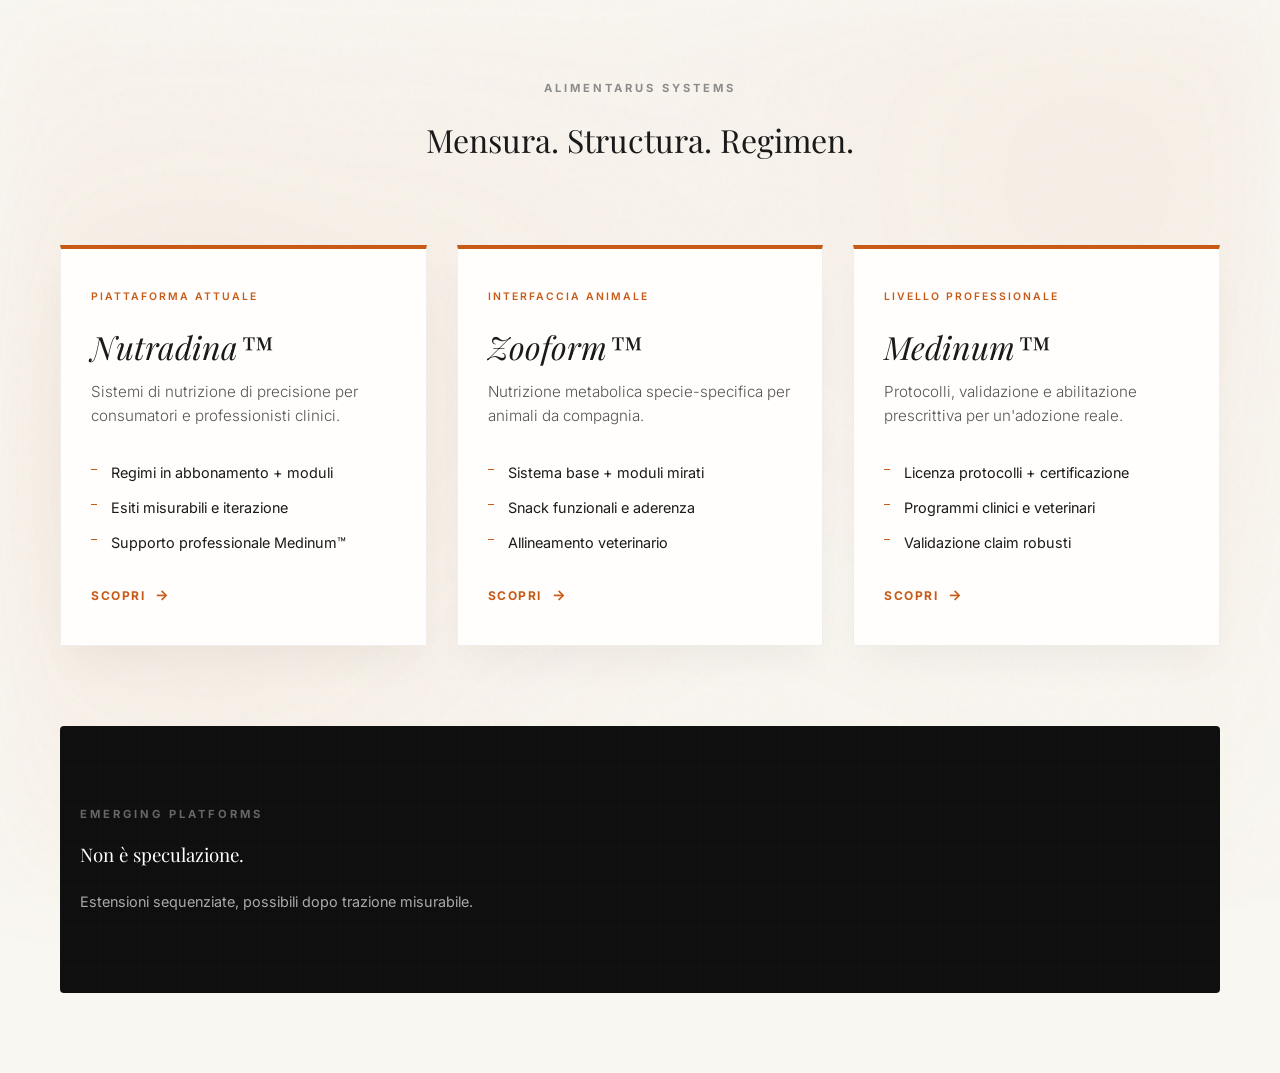
<file: test.html>
<!DOCTYPE html>
<html lang="it">
<head>
    <meta charset="UTF-8">
    <meta name="viewport" content="width=device-width, initial-scale=1.0">
    <title>Alimentarus Systems - Refracted Biology Concept</title>
    
    <link rel="preconnect" href="https://fonts.googleapis.com">
    <link rel="preconnect" href="https://fonts.gstatic.com" crossorigin>
    <link href="https://fonts.googleapis.com/css2?family=Inter:wght@300;400;600&family=Playfair+Display:ital,wght@0,400;0,600;1,400&display=swap" rel="stylesheet">

    <style>
        /* --- DESIGN TOKENS --- */
        :root {
            /* The "Burnt Orange" Accent */
            --color-accent: #C85A17; 
            
            /* The Palette */
            --color-bg: #F9F7F2;      /* Warm Cream */
            --color-card: #FFFEFC;    /* Near White */
            --color-text-head: #1A1A1A;
            --color-text-body: #555555;
            --color-text-meta: #8C8C8C;
            
            /* Spacing */
            --spacing-unit: 1.5rem;
        }

        /* --- GLOBAL RESET & BASE --- */
        * { box-sizing: border-box; margin: 0; padding: 0; }
        
        body {
            background-color: var(--color-bg);
            font-family: 'Inter', sans-serif;
            color: var(--color-text-body);
            line-height: 1.6;
            -webkit-font-smoothing: antialiased;
            overflow-x: hidden;
        }

        /* --- THE "AMBER CAUSTIC" BACKGROUND EFFECT --- 
           This simulates light refraction using CSS gradients 
           instead of a heavy image file. */
        .ambient-light-layer {
            position: fixed;
            top: 0; left: 0; width: 100%; height: 100%;
            z-index: -1;
            background: 
                radial-gradient(circle at 15% 50%, rgba(200, 90, 23, 0.08) 0%, transparent 50%),
                radial-gradient(circle at 85% 20%, rgba(200, 90, 23, 0.05) 0%, transparent 60%);
            filter: blur(40px);
            pointer-events: none;
        }

        /* Texture Overlay (Grain) */
        .texture-overlay {
            position: fixed;
            top: 0; left: 0; width: 100%; height: 100%;
            opacity: 0.4;
            z-index: -1;
            background-image: url("data:image/svg+xml,%3Csvg viewBox='0 0 200 200' xmlns='http://www.w3.org/2000/svg'%3E%3Cfilter id='noiseFilter'%3E%3CfeTurbulence type='fractalNoise' baseFrequency='0.85' numOctaves='3' stitchTiles='stitch'/%3E%3C/filter%3E%3Crect width='100%25' height='100%25' filter='url(%23noiseFilter)' opacity='0.05'/%3E%3C/svg%3E");
        }

        /* --- LAYOUT --- */
        .container {
            max-width: 1200px;
            margin: 0 auto;
            padding: 80px 20px;
        }

        .header-section {
            text-align: center;
            margin-bottom: 80px;
        }

        .cards-grid {
            display: grid;
            grid-template-columns: repeat(auto-fit, minmax(320px, 1fr));
            gap: 30px;
        }

        /* --- TYPOGRAPHY --- */
        h1, h2, h3 {
            font-family: 'Playfair Display', serif;
            color: var(--color-text-head);
            font-weight: 400;
        }

        .brand-eyebrow {
            font-family: 'Inter', sans-serif;
            font-size: 0.7rem;
            text-transform: uppercase;
            letter-spacing: 3px;
            font-weight: 700;
            color: var(--color-text-meta);
            margin-bottom: 1rem;
            display: block;
        }

        /* --- THE "SPECIMEN SLIDE" CARD COMPONENT --- */
        .specimen-card {
            background: var(--color-card);
            padding: 40px 30px;
            position: relative;
            
            /* The "Slide" Effect */
            border: 1px solid rgba(0,0,0,0.06);
            border-top: 4px solid var(--color-accent); /* The Orange Strip */
            
            /* Lifted Paper Shadow */
            box-shadow: 0 20px 40px -10px rgba(0,0,0,0.05);
            
            transition: transform 0.4s ease, box-shadow 0.4s ease;
            display: flex;
            flex-direction: column;
            justify-content: space-between;
            height: 100%;
        }

        .specimen-card:hover {
            transform: translateY(-5px);
            box-shadow: 0 30px 60px -15px rgba(200, 90, 23, 0.15);
        }

        .card-meta {
            font-size: 0.65rem;
            text-transform: uppercase;
            letter-spacing: 2px;
            color: var(--color-accent);
            font-weight: 600;
            margin-bottom: 15px;
            display: block;
        }

        .card-title {
            font-size: 2rem;
            margin-bottom: 0.5rem;
            font-style: italic; /* Editorial flair */
        }

        .card-description {
            font-size: 0.95rem;
            color: var(--color-text-body);
            margin-bottom: 2rem;
            font-weight: 300;
        }

        /* Custom List Styling */
        .specimen-list {
            list-style: none;
            margin-bottom: 2rem;
        }
        
        .specimen-list li {
            font-size: 0.9rem;
            margin-bottom: 12px;
            padding-left: 20px;
            position: relative;
            color: var(--color-text-head);
        }

        .specimen-list li::before {
            content: '';
            position: absolute;
            left: 0;
            top: 8px;
            width: 6px;
            height: 1px;
            background-color: var(--color-accent);
        }

        /* The Minimalist Button */
        .link-action {
            text-decoration: none;
            font-size: 0.75rem;
            font-weight: 700;
            letter-spacing: 1.5px;
            text-transform: uppercase;
            color: var(--color-accent);
            display: flex;
            align-items: center;
            gap: 10px;
            transition: gap 0.3s ease;
        }

        .link-action:hover {
            gap: 15px;
        }

        .arrow { font-size: 1.2em; line-height: 0; }

        /* Dark Section Preview */
        .dark-section-preview {
            background-color: #0F0F0F;
            color: #fff;
            padding: 80px 20px;
            margin-top: 80px;
            position: relative;
            overflow: hidden;
            border-radius: 4px;
        }
        
        /* Grid overlay for Dark Mode */
        .grid-overlay {
            position: absolute;
            top: 0; left: 0; width: 100%; height: 100%;
            background-image: linear-gradient(rgba(255,255,255,0.03) 1px, transparent 1px),
            linear-gradient(90deg, rgba(255,255,255,0.03) 1px, transparent 1px);
            background-size: 40px 40px;
            opacity: 0.5;
        }

    </style>
</head>
<body>

    <div class="ambient-light-layer"></div>
    <div class="texture-overlay"></div>

    <div class="container">
        
        <div class="header-section">
            <span class="brand-eyebrow">Alimentarus Systems</span>
            <h1>Mensura. Structura. Regimen.</h1>
        </div>

        <div class="cards-grid">
            
            <article class="specimen-card">
                <div>
                    <span class="card-meta">Piattaforma Attuale</span>
                    <h3 class="card-title">Nutradina™</h3>
                    <p class="card-description">
                        Sistemi di nutrizione di precisione per consumatori e professionisti clinici.
                    </p>
                    <ul class="specimen-list">
                        <li>Regimi in abbonamento + moduli</li>
                        <li>Esiti misurabili e iterazione</li>
                        <li>Supporto professionale Medinum™</li>
                    </ul>
                </div>
                <a href="#" class="link-action">
                    Scopri <span class="arrow">&rarr;</span>
                </a>
            </article>

            <article class="specimen-card">
                <div>
                    <span class="card-meta">Interfaccia Animale</span>
                    <h3 class="card-title">Zooform™</h3>
                    <p class="card-description">
                        Nutrizione metabolica specie-specifica per animali da compagnia.
                    </p>
                    <ul class="specimen-list">
                        <li>Sistema base + moduli mirati</li>
                        <li>Snack funzionali e aderenza</li>
                        <li>Allineamento veterinario</li>
                    </ul>
                </div>
                <a href="#" class="link-action">
                    Scopri <span class="arrow">&rarr;</span>
                </a>
            </article>

            <article class="specimen-card">
                <div>
                    <span class="card-meta">Livello Professionale</span>
                    <h3 class="card-title">Medinum™</h3>
                    <p class="card-description">
                        Protocolli, validazione e abilitazione prescrittiva per un'adozione reale.
                    </p>
                    <ul class="specimen-list">
                        <li>Licenza protocolli + certificazione</li>
                        <li>Programmi clinici e veterinari</li>
                        <li>Validazione claim robusti</li>
                    </ul>
                </div>
                <a href="#" class="link-action">
                    Scopri <span class="arrow">&rarr;</span>
                </a>
            </article>

        </div>

        <div class="dark-section-preview">
            <div class="grid-overlay"></div>
            <div style="position: relative; z-index: 2; max-width: 600px;">
                <span class="brand-eyebrow" style="color: #666;">Emerging Platforms</span>
                <h3 style="color: #fff; margin-bottom: 20px;">Non è speculazione.</h3>
                <p style="color: #aaa; font-size: 0.9rem;">Estensioni sequenziate, possibili dopo trazione misurabile.</p>
            </div>
        </div>

    </div>

</body>
</html>
</file>
<file: assets/style.css>
:root{
  --bg:#fafafa;
  --paper:#ffffff;
  --ink:#1b1b1b;
  --accent:#e06a1a;
  --accent-2:#c85d14;
  --shadow-soft:0 10px 30px rgba(15,15,15,.10);
  --radius:18px;
  --max:1120px;
}

*{box-sizing:border-box}
html,body{height:100%}
body{
  margin:0;
  background:var(--bg);
  color:var(--ink);
  font-family:Inter,system-ui,-apple-system,Segoe UI,Roboto,Arial,sans-serif;
  -webkit-font-smoothing:antialiased;
  -moz-osx-font-smoothing:grayscale;
}

/* Topbar */
.topbar{
  position:sticky; top:0; z-index:20;
  background:rgba(246,244,241,.86);
  backdrop-filter:blur(10px);
  border-bottom:1px solid rgba(27,27,27,.08);
}
.topbar__inner{
  max-width:var(--max);
  margin:0 auto;
  padding:22px 22px;
  display:flex;
  align-items:center;
  justify-content:space-between;
  gap:18px;
}
.brand{
  font-family:"Playfair Display",serif;
  letter-spacing:.02em;
  font-weight:600;
  font-size:20px;
}
.lang{
  display:flex; align-items:center; gap:10px;
  font-size:12px; letter-spacing:.22em;
  color:rgba(27,27,27,.55);
  text-transform:uppercase;
}
.lang__btn{
  border:0;
  background:transparent;
  color:inherit;
  cursor:pointer;
  padding:6px 6px;
  border-radius:10px;
  font:inherit;
  letter-spacing:inherit;
  text-transform:inherit;
}
.lang__btn.is-active{
  color:rgba(27,27,27,.85);
  font-weight:600;
}
.lang__sep{width:1px;height:14px;background:rgba(27,27,27,.20)}

/* Hero — tuned to your screenshot proportions */
.hero{
  max-width:var(--max);
  margin:0 auto;
  padding:34px 22px 0;
}
.hero__preline{
  text-align:center;
  color:rgba(27,27,27,.55);
  letter-spacing:.28em;
  text-transform:uppercase;
  font-size:11px;
  margin-top:26px;
}
.hero__title{
  margin:18px auto 0;
  text-align:center;
  font-family:"Playfair Display",serif;
  font-weight:600;
  line-height:.84;
  letter-spacing:.02em;
  font-size:clamp(56px,8vw,112px);
}
.hero__motto{
  margin:18px auto 0;
  text-align:center;
  font-family:"Playfair Display",serif;
  font-weight:600;
  font-size:clamp(22px,2.6vw,34px);
  color:rgba(27,27,27,.86);
}
.hero__submotto{
  margin:18px auto 0;
  text-align:center;
  font-family:"Playfair Display",serif;
  font-style:italic;
  color:rgba(27,27,27,.55);
  font-size:18px;
}
.hero__desc{
  margin:18px auto 0;
  max-width:620px;
  text-align:center;
  color:rgba(27,27,27,.60);
  font-size:16px;
  line-height:1.55;
}
.hero__rule{
  margin:40px auto 0;
  height:1px;
  background:rgba(27,27,27,.12);
  max-width:880px;
}
.hero__meta{
  margin:22px auto 34px;
  text-align:center;
  color:rgba(27,27,27,.45);
  font-size:11px;
  letter-spacing:.30em;
  text-transform:uppercase;
}

/* Sections */
.section{
  max-width:var(--max);
  margin:0 auto;
  padding:28px 22px;
}

/* Cards */
.grid-2{display:grid;grid-template-columns:1fr 1fr;gap:30px;align-items:stretch}
@media (max-width:980px){.grid-2{grid-template-columns:1fr}}
.card{
  background:var(--paper);
  border:1px solid rgba(27,27,27,.06);
  border-radius:var(--radius);
  box-shadow:var(--shadow-soft);
  overflow:hidden;
  position:relative;
  min-height:520px;
}
.card::before{
  content:"";
  position:absolute;left:0;top:0;bottom:0;width:10px;
  background:linear-gradient(180deg,#ff8a2a,#d45710);
}
.card__inner{padding:34px 36px 26px 40px}
.card__kicker{
  font-size:12px;text-transform:uppercase;letter-spacing:.32em;
  color:var(--accent);font-weight:600;margin-bottom:14px
}
.card__title{
  font-family:"Playfair Display",serif;
  font-weight:600;font-size:40px;letter-spacing:.01em;
  margin:0 0 10px;color:var(--accent)
}
.card__lead{margin:0 0 26px;color:rgba(27,27,27,.62);font-size:16px;line-height:1.55}
.card__body{color:rgba(27,27,27,.58);font-size:15px;line-height:1.70;margin:0 0 26px;max-width:520px}

.pills{display:grid;grid-template-columns:1fr 1fr;gap:18px;margin:22px 0 18px}
.pill{
  background:rgba(224,106,26,.08);
  border:1px solid rgba(224,106,26,.16);
  border-radius:12px;
  padding:14px 16px;
  min-height:58px;
}
.pill strong{display:block;color:var(--accent);font-weight:600;font-size:13px;margin-bottom:4px;letter-spacing:.02em}
.pill span{color:rgba(27,27,27,.55);font-size:13px}

.divider{height:1px;background:rgba(27,27,27,.10);margin:22px 0 16px}
.meta-label{font-size:12px;letter-spacing:.26em;text-transform:uppercase;color:rgba(27,27,27,.42);margin-bottom:8px}
.meta-line{font-size:13px;color:rgba(27,27,27,.65);letter-spacing:.04em}
.cta{
  display:inline-flex;align-items:center;gap:10px;margin-top:22px;
  font-size:13px;letter-spacing:.22em;text-transform:uppercase;
  color:var(--accent);text-decoration:none;font-weight:700
}
.cta:hover{color:var(--accent-2)}
.cta .arrow{font-size:16px;position:relative;top:-1px}

/* About */
.about{padding-top:10px;padding-bottom:40px}
.about__title{
  font-family:"Playfair Display",serif;
  font-weight:600;font-size:48px;margin:0 0 10px;letter-spacing:.01em
}
.about__copy{max-width:900px;color:rgba(27,27,27,.62);line-height:1.70;font-size:16px}
.about__copy p{margin:0 0 16px}

.tri{display:grid;grid-template-columns:1fr 1fr 1fr;gap:26px;margin-top:28px;padding-top:10px}
@media (max-width:980px){.tri{grid-template-columns:1fr}}
.tri__item h4{
  margin:0 0 10px;
  font-family:"Playfair Display",serif;
  font-weight:600;font-size:18px;color:rgba(27,27,27,.88)
}
.tri__item p{margin:0;color:rgba(27,27,27,.60);line-height:1.65;font-size:14.5px}

/* Tiles */
.tiles{margin-top:34px;padding-top:22px;border-top:1px solid rgba(27,27,27,.10)}
.tiles__row{display:grid;grid-template-columns:repeat(5,1fr);gap:22px;align-items:stretch}
@media (max-width:1140px){.tiles__row{grid-template-columns:repeat(3,1fr)}}
@media (max-width:780px){.tiles__row{grid-template-columns:repeat(2,1fr)}}
@media (max-width:520px){.tiles__row{grid-template-columns:1fr}}
.tile{
  background:var(--paper);
  border-radius:18px;
  border:1px solid rgba(27,27,27,.07);
  box-shadow:var(--shadow-soft);
  padding:26px 22px 22px;
  position:relative;
  overflow:hidden;
  min-height:210px;
}
.tile::before{
  content:"";
  position:absolute;left:0;top:0;bottom:0;width:10px;
  background:linear-gradient(180deg,rgba(224,106,26,.35),rgba(224,106,26,.95));
  filter:saturate(1.1);
}
.tile h5{
  margin:0 0 10px;
  font-family:"Playfair Display",serif;
  font-weight:700;font-size:22px;letter-spacing:.01em
}
.tile p{margin:0 0 22px;color:rgba(27,27,27,.60);line-height:1.55;font-size:14.5px;max-width:22ch}
.tile a{
  display:inline-flex;gap:8px;align-items:center;
  font-size:11px;letter-spacing:.28em;text-transform:uppercase;
  text-decoration:none;color:rgba(27,27,27,.45);font-weight:700
}
.tile a:hover{color:rgba(27,27,27,.75)}

.tile--regimen::before{background:linear-gradient(180deg,#ff6a7a,#ff3b57)}
.tile--civitas::before{background:linear-gradient(180deg,#ffcc5a,#ff9f0a)}
.tile--lexalis::before{background:linear-gradient(180deg,#18d6ff,#00a3c4)}
.tile--aevum::before{background:linear-gradient(180deg,#3be7b4,#19b57e)}
.tile--signum::before{background:linear-gradient(180deg,#c78cff,#8a46ff)}

.tile--regimen h5{color:#ff4b63}
.tile--civitas h5{color:#ff9f0a}
.tile--lexalis h5{color:#00a3c4}
.tile--aevum h5{color:#19b57e}
.tile--signum h5{color:#8a46ff}

/* Footer */
.footer{
  margin-top:28px;
  background:
    radial-gradient(1200px 700px at 70% 30%, rgba(255,255,255,.08), transparent 60%),
    radial-gradient(900px 600px at 30% 80%, rgba(224,106,26,.10), transparent 55%),
    #0f0f0f;
  color:rgba(255,255,255,.86);
  border-top:4px solid var(--accent);
}
.footer__inner{max-width:var(--max);margin:0 auto;padding:56px 22px 28px}
.footer__title{
  font-family:"Playfair Display",serif;font-weight:700;letter-spacing:.02em;
  font-size:40px;margin:0 0 10px;color:rgba(255,255,255,.95)
}
.footer__subtitle{margin:0 0 18px;color:rgba(255,255,255,.68);font-style:italic;font-size:16px}
.footer__lead{margin:0 0 28px;color:rgba(255,255,255,.62);max-width:560px;line-height:1.65;font-size:14.5px}
.footer__rule{height:1px;background:rgba(255,255,255,.10);margin:26px 0 26px}

.footer__cols{display:grid;grid-template-columns:1.2fr 1.2fr 1.1fr 1.1fr 1.5fr;gap:22px}
@media (max-width:980px){.footer__cols{grid-template-columns:1fr 1fr}}
@media (max-width:520px){.footer__cols{grid-template-columns:1fr}}
.fcol h6{
  margin:0 0 14px;font-size:11px;letter-spacing:.28em;text-transform:uppercase;
  color:rgba(224,106,26,.95)
}
.fcol a{
  display:block;text-decoration:none;color:rgba(255,255,255,.78);
  padding:7px 0;font-size:13.5px;letter-spacing:.02em
}
.fcol a:hover{color:rgba(255,255,255,.95)}
.fcol small{display:block;color:rgba(255,255,255,.60);font-size:12px;line-height:1.55;margin-top:8px}

.footer__bottom{
  display:grid;grid-template-columns:1fr 1fr 1fr;gap:18px;align-items:center;
  padding-top:18px;border-top:1px solid rgba(255,255,255,.08);margin-top:30px
}
@media (max-width:980px){.footer__bottom{grid-template-columns:1fr;text-align:left}}
.copyright{color:rgba(255,255,255,.55);font-size:12px}
.crafted{
  text-align:center;color:rgba(224,106,26,.95);
  font-size:11px;letter-spacing:.30em;text-transform:uppercase;font-weight:700
}
@media (max-width:980px){.crafted{text-align:left}}
.social{text-align:right;display:flex;justify-content:flex-end;gap:18px}
@media (max-width:980px){.social{justify-content:flex-start}}
.social a{
  text-decoration:none;color:rgba(255,255,255,.70);
  font-size:11px;letter-spacing:.26em;text-transform:uppercase;font-weight:700;padding:8px 0
}
.social a:hover{color:rgba(255,255,255,.95)}

/* small utilities */
.spacer-1{height:10px}

/* kunter */

/* HERO: lock to true vertical center */
.hero{
  max-width:var(--max);
  margin:0 auto;
  padding:0 22px;
  min-height:calc(100vh - 74px); /* 74px ≈ topbar height */
  display:flex;
  flex-direction:column;
  justify-content:center;
  align-items:center;
}

.section-head{margin-bottom:18px}
.section-kicker{
  font-size:12px;letter-spacing:.30em;text-transform:uppercase;
  color:rgba(27,27,27,.45);font-weight:700;margin:0 0 10px
}
.section-lead{margin:0;color:rgba(27,27,27,.62);max-width:820px;line-height:1.65}

.grid-3{display:grid;grid-template-columns:repeat(3,1fr);gap:26px}
@media (max-width:1120px){.grid-3{grid-template-columns:1fr}}
.card--accent::before{background:linear-gradient(180deg,#ff8a2a,#d45710)}
.bizlist{margin:16px 0 0;padding:0 0 0 18px;color:rgba(27,27,27,.58);line-height:1.7;font-size:14px}
.bizlist li{margin:6px 0}

.vision{margin-top:26px;padding-top:22px;border-top:1px solid rgba(27,27,27,.10)}
.vision__kicker{
  font-size:11px;letter-spacing:.30em;text-transform:uppercase;
  color:rgba(27,27,27,.42);font-weight:700;margin:0 0 10px
}
.vision__lead{margin:0 0 18px;color:rgba(27,27,27,.60);max-width:860px;line-height:1.65}

.mini-3{display:grid;grid-template-columns:repeat(3,1fr);gap:18px}
@media (max-width:980px){.mini-3{grid-template-columns:1fr}}
.mini{
  background:rgba(255,255,255,.75);
  border:1px solid rgba(27,27,27,.08);
  border-radius:16px;
  box-shadow:0 8px 22px rgba(15,15,15,.07);
  padding:18px 18px 16px;
}
.mini__title{
  font-family:"Playfair Display",serif;
  font-weight:650;
  letter-spacing:.01em;
  font-size:22px;
  margin:0 0 6px;
  color:rgba(27,27,27,.88);
}
.mini__sub{
  font-size:12px;
  letter-spacing:.24em;
  text-transform:uppercase;
  color:rgba(224,106,26,.95);
  font-weight:700;
  margin:0 0 10px;
}
.mini__bullets{
  color:rgba(27,27,27,.60);
  font-size:13.5px;
  line-height:1.55;
}



/* ADD/REPLACE in assets/style.css: multilingual switch (6 buttons) */
.lang-switch{
  display:flex;
  align-items:center;
  gap:14px;
}
.lang-switch button{
  border:0;
  background:transparent;
  cursor:pointer;
  padding:6px 6px;
  border-radius:10px;
  font-size:12px;
  letter-spacing:.18em;
  font-weight:700;
  color:rgba(27,27,27,.55);
  text-transform:uppercase;
}
.lang-switch button.active{
  color:rgba(224,106,26,1);
}


/*  */

/* =========================
   FINAL AUTHORITY OVERRIDES
   ========================= */

/* Background */
body{
  background:
    radial-gradient(1200px 800px at 15% 10%, rgba(224,106,26,.08), transparent 60%),
    radial-gradient(900px 650px at 85% 20%, rgba(0,0,0,.06), transparent 55%),
    radial-gradient(900px 650px at 60% 95%, rgba(224,106,26,.06), transparent 55%),
    linear-gradient(180deg, #fbf7f1 0%, #faf5ef 35%, #f7f0e8 100%);
  color: rgba(20,20,20,.92);
}
body::before{
  content:"";
  position: fixed;
  inset: 0;
  pointer-events: none;
  opacity: .055;
  mix-blend-mode: multiply;
  background-image:
    url("data:image/svg+xml,%3Csvg xmlns='http://www.w3.org/2000/svg' width='120' height='120'%3E%3Cfilter id='n'%3E%3CfeTurbulence type='fractalNoise' baseFrequency='.8' numOctaves='2' stitchTiles='stitch'/%3E%3C/filter%3E%3Crect width='120' height='120' filter='url(%23n)' opacity='.35'/%3E%3C/svg%3E");
  background-size: 220px 220px;
}

/* Link underline behavior (2px feel) */
a{
  color: inherit;
  text-decoration: none;
  border-bottom: 1px solid transparent;
  transition: border-color .15s ease, opacity .15s ease;
}
a:hover{ border-bottom-color: rgba(10,10,10,.92); }
a:focus-visible{
  outline: 2px solid rgba(10,10,10,.75);
  outline-offset: 3px;
  border-bottom-color: transparent;
}

/* Language switch underline */
.lang-switch button{
  position: relative;
}
.lang-switch button::after{
  content:"";
  position:absolute;
  left:6px; right:6px; bottom:2px;
  height:2px;
  background:rgba(10,10,10,.92);
  transform:scaleX(0);
  transform-origin:left;
  transition:transform .16s ease;
  opacity:.90;
}
.lang-switch button:hover::after{ transform:scaleX(1); }
.lang-switch button.active::after{ transform:scaleX(1); }

/* Hero: true vertical center (topbar offset) */
.hero{
  padding: 0 22px;
  min-height: calc(100vh - 74px);
  display:flex;
  flex-direction:column;
  justify-content:center;
  align-items:center;
}

/* Emerging platforms: second hero */
.focusband{
  max-width: var(--max);
  margin: 42px auto 0;
  padding: 44px 22px;
  border-radius: 22px;
  background:
    radial-gradient(900px 420px at 20% 10%, rgba(224,106,26,.22), transparent 60%),
    radial-gradient(760px 360px at 85% 25%, rgba(255,255,255,.10), transparent 55%),
    linear-gradient(180deg, #121212 0%, #0b0b0b 100%);
  color: rgba(255,255,255,.90);
  box-shadow: 0 28px 70px rgba(0,0,0,.22);
  border: 1px solid rgba(255,255,255,.08);
}
.focusband__inner{
  min-height: 62vh;
  display:flex;
  flex-direction:column;
  justify-content:center;
  gap:18px;
}
.focusband .vision__kicker{ color: rgba(255,255,255,.55); }
.focusband .vision__lead{ color: rgba(255,255,255,.78); }
.focusband .mini{
  background: rgba(255,255,255,.06);
  border: 1px solid rgba(255,255,255,.10);
  box-shadow: none;
}
.focusband .mini__title{ color: rgba(255,255,255,.92); }
.focusband .mini__bullets{ color: rgba(255,255,255,.72); }

/* Transition Field (pre-footer hero) */
.transition{
  padding: 96px 0 88px;
  background:
    radial-gradient(900px 520px at 20% 12%, rgba(224,106,26,.10), transparent 55%),
    radial-gradient(820px 520px at 85% 30%, rgba(0,0,0,.10), transparent 55%),
    linear-gradient(180deg, #f7f0e8 0%, #f3ece4 100%);
  border-top: 1px solid rgba(27,27,27,.10);
}
.transition__inner{
  max-width: var(--max);
  margin: 0 auto;
  padding: 0 22px;
}

/* Spacious editorial rhythm (final authority) */
.section{
  padding: 92px 0;
}
.section-head,
.about,
.footer__inner,
.transition__inner{
  padding-left: 22px;
  padding-right: 22px;
}

/* */

/* Focusband: add a quiet technical artifact (signal strip) */
.signalstrip{
  margin: 18px 0 8px;
  height: 54px;
  border-radius: 16px;
  border: 1px solid rgba(255,255,255,.10);
  background:
    linear-gradient(90deg, rgba(224,106,26,.20), rgba(255,255,255,.06), rgba(0,0,0,0)),
    repeating-linear-gradient(90deg, rgba(255,255,255,.06) 0 1px, transparent 1px 16px),
    radial-gradient(120px 60px at 12% 50%, rgba(224,106,26,.25), transparent 70%),
    radial-gradient(120px 60px at 46% 50%, rgba(255,255,255,.10), transparent 70%),
    radial-gradient(120px 60px at 78% 50%, rgba(224,106,26,.18), transparent 70%);
  box-shadow: inset 0 0 0 1px rgba(0,0,0,.25);
  opacity: .90;
}

/* Transition Field: stop looking like a brochure block */
.transition{
  border-radius: 24px;
  overflow: hidden;
}
.transition__inner{
  padding-top: 64px;
  padding-bottom: 64px;
}
.transition-cards{
  display: grid;
  grid-template-columns: repeat(3, 1fr);
  gap: 16px;
  margin-top: 18px;
}
@media (max-width: 980px){
  .transition-cards{ grid-template-columns: 1fr; }
}
.transition .tcard{
  background: rgba(255,255,255,.78);
  border: 1px solid rgba(27,27,27,.10);
  box-shadow: 0 14px 34px rgba(15,15,15,.08);
}
.transition .tcard__title{
  color: rgba(224,106,26,1);
  letter-spacing: .26em;
  text-transform: uppercase;
  font-weight: 900;
  font-size: 12px;
}
.transition .tcard__text{
  color: rgba(27,27,27,.68);
  line-height: 1.65;
}

/* Footer must be full-bleed (no floating card vibe) */
.footer{
  width: 100%;
  border-radius: 0 !important;
  margin: 0 !important;
  box-shadow: none !important;
}
.footer::before{
  content:"";
  position:absolute;
  left:0; right:0; top:0;
  height: 3px;
  background: rgba(224,106,26,1);
  opacity: .95;
}
.footer__inner{
  max-width: var(--max);
  margin: 0 auto;
  padding-left: 22px;
  padding-right: 22px;
}

/* Reduce "consumer app" softness inside focusband */
.focusband .mini{
  border-radius: 14px;
  backdrop-filter: blur(6px);
}
.focusband .mini__title{
  letter-spacing: .01em;
}
</file>
